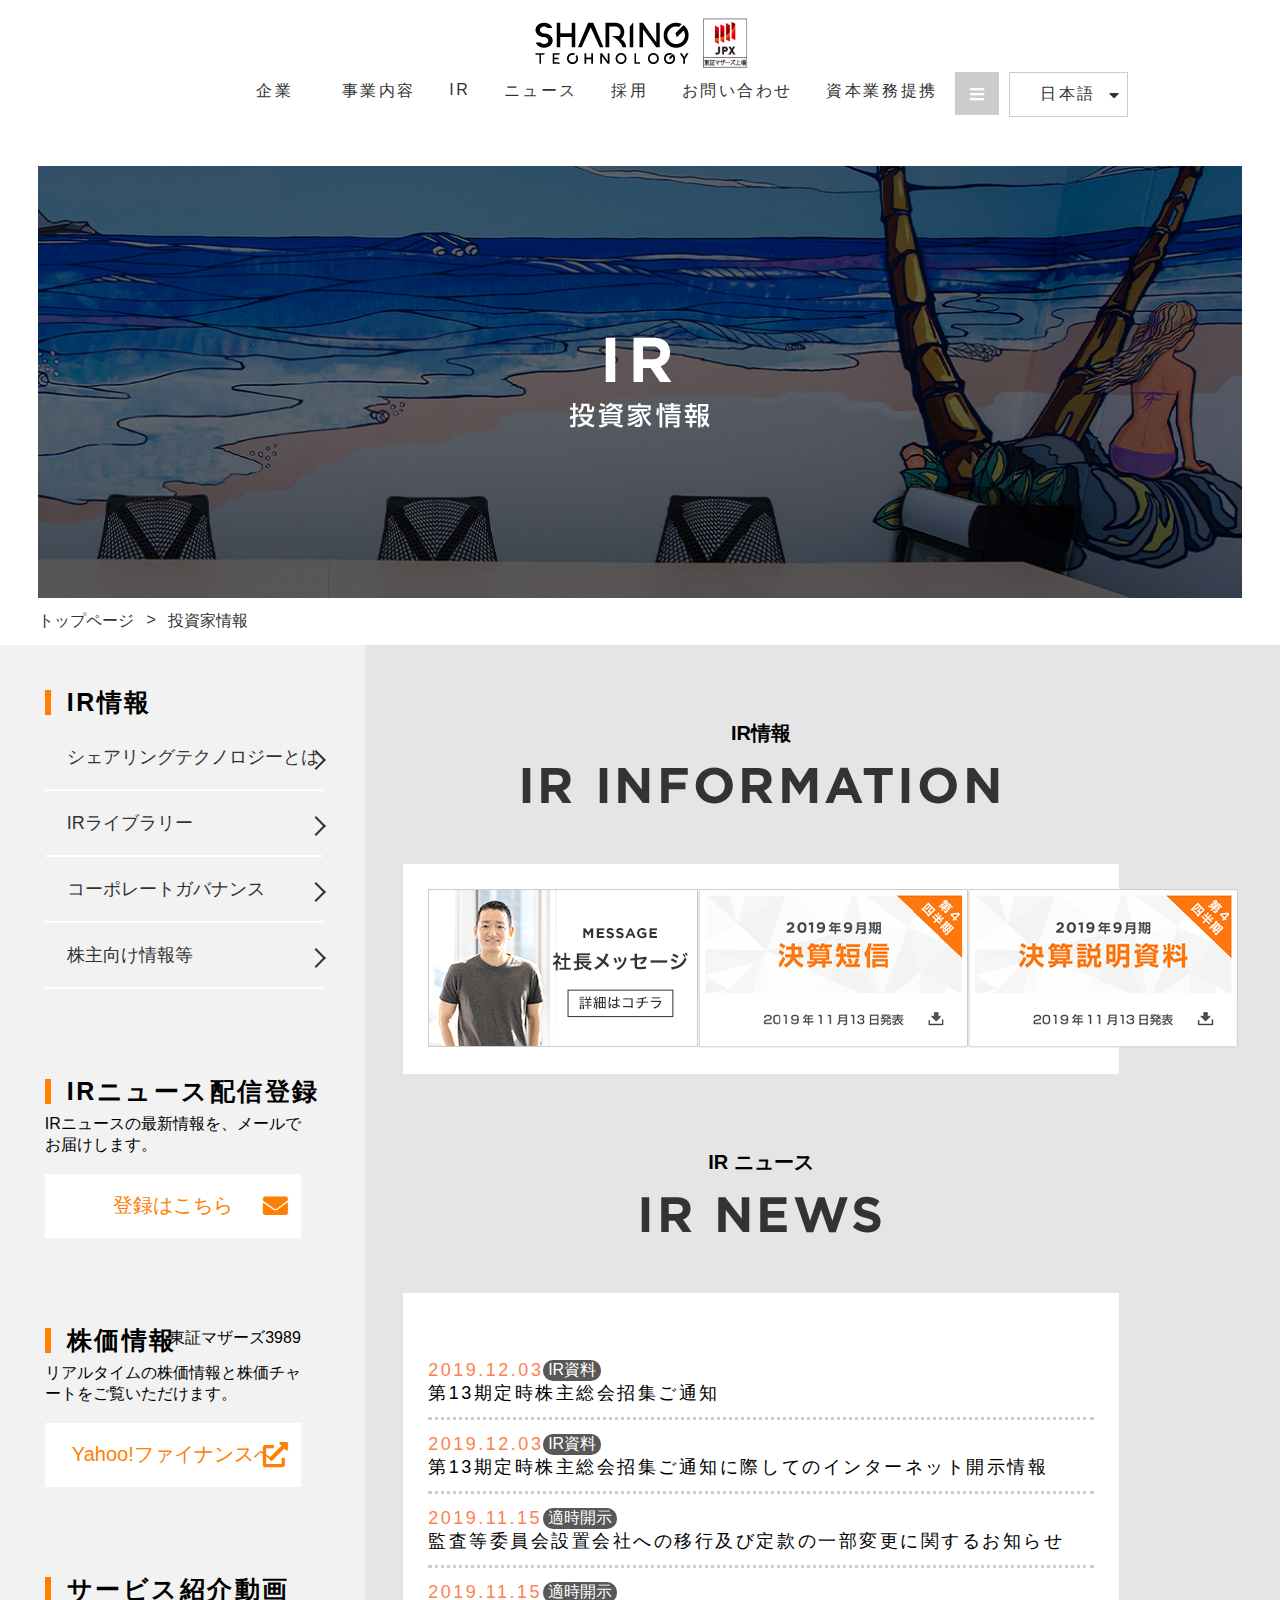
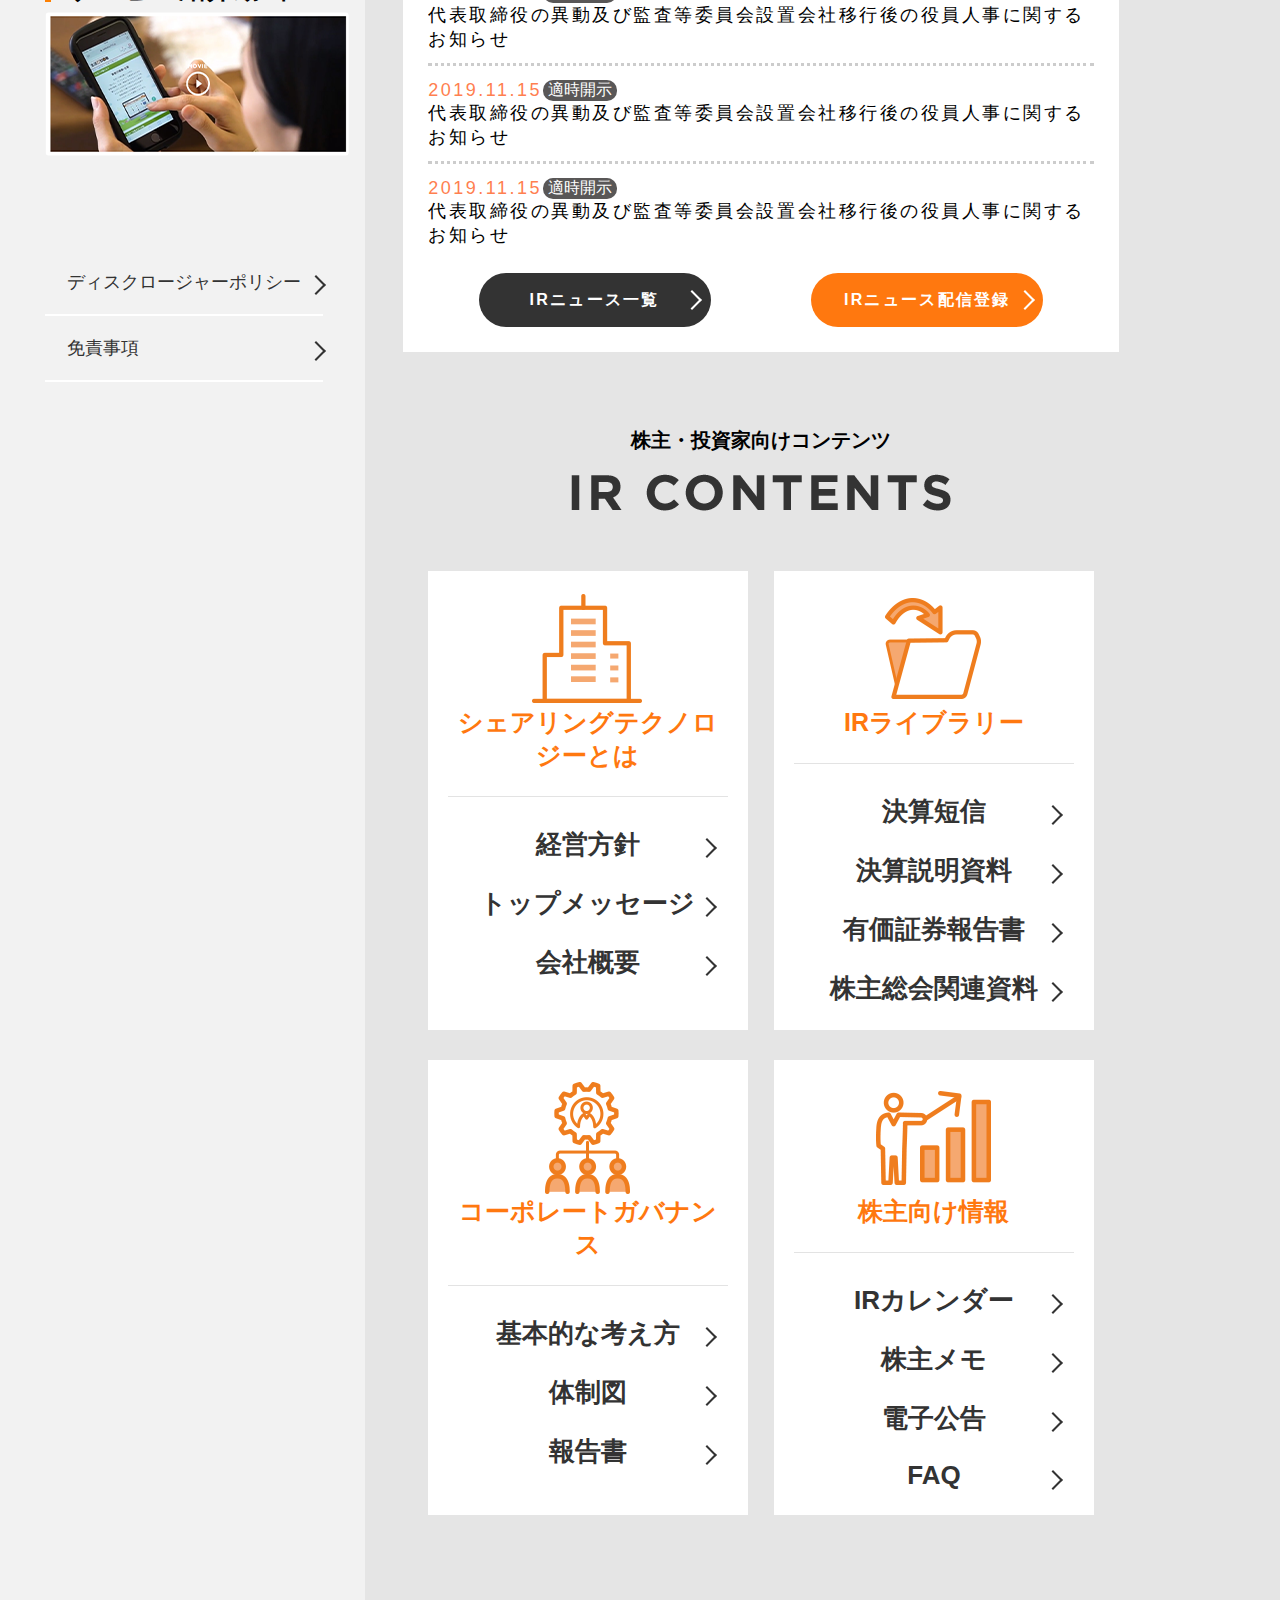
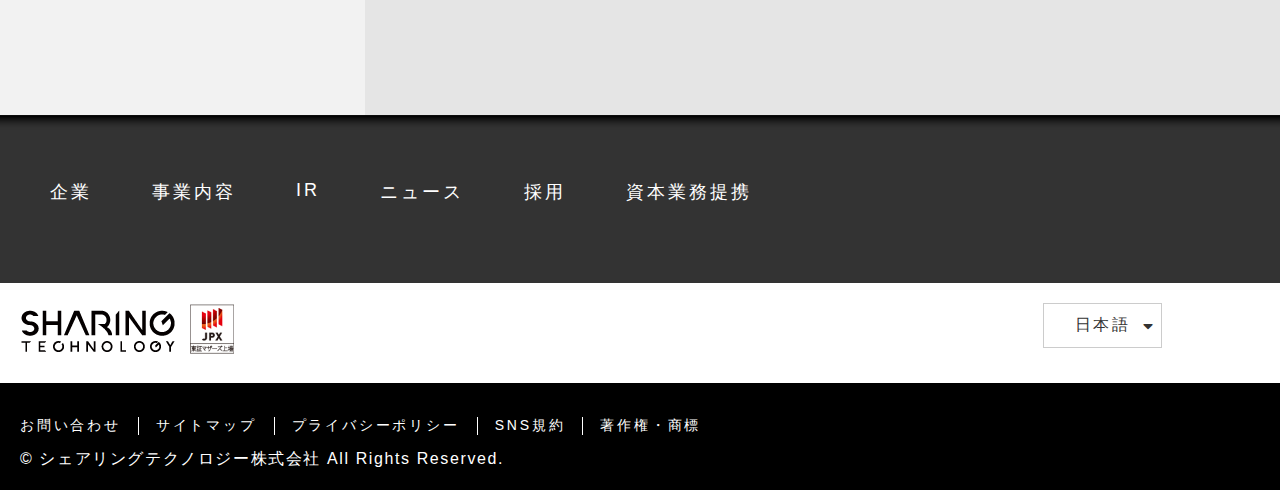
<file: ir-news.html>
<!DOCTYPE html>
<html>

<head>
    <meta charset="utf-8">
    <link rel="shortcut icon" href="./imgs/orange.png">
    <link rel="stylesheet" href="style.css">
    <link rel="stylesheet" href="https://use.fontawesome.com/releases/v5.6.3/css/all.css">
    <meta name="viewport" content="width=device-width, initial-scale=1.0">
    <title>IR情報/シェアリングテクノロジー株式会社</title>
</head>

<body id="ir-news">
    <div class="header">
        <div class="header-img">
            <a href="#"><img src="./imgs/header_logo.png" alt=""></a>
            <a href="#"><img src="./imgs/header_logo02.png" alt=""></a>
        </div>
        <div class="header-menu">
            <ul>
                <li><a href="#">企業</a></li>
                <li><a href="#">事業内容</a></li>
                <li><a href="#">IR</a></li>
                <li><a href="#">ニュース</a></li>
                <li><a href="#">採用</a></li>
                <li><a href="#">お問い合わせ</a></li>
                <li><a href="#">資本業務提携</a></li>
            </ul>
            <div class="header-button" id="header-button" onclick="menuToggle()">
                <i class="fas fa-bars"></i>
                <i class="fas fa-times"></i>
            </div>
            <div class="language">
                <div class="language-text">
                    <p>
                        日本語
                    </p>
                    <i class="fas fa-caret-down"></i>
                    <i class="fas fa-caret-up"></i>
                </div>
                <div class="language-text-eng">
                    <p>
                        English
                    </p>
                </div>
            </div>
        </div>
    </div>
    <div class="Company-hovertag">
        <div><a href="#">トップメッセージ</a></div>
        <div><a href="#">会社概要</a></div>
        <div><a href="#">取締役・監査役</a></div>
        <div><a href="#">ミッション・沿革</a></div>
        <div><a href="#">CSR</a></div>
    </div>
    <div class="guide-button">

    </div>

    <div class="news-top-img">
        <img class="news-top-sentence" src="./imgs/ttl_00.png" alt="">
    </div>

    <div class="guide-place">
        <a href="index.html">トップページ</a>
        <span>></span>
        <p>投資家情報</p>
    </div>

    <div class="ir-newsmain">
        <div class="ir-newsmain-leftsidebar">
            <div class="leftsidebar">
                <h2>IR情報</h2>
                <ul>
                    <li><a href="#">シェアリングテクノロジーとは</a></li>
                    <li><a href="#">IRライブラリー</a></li>
                    <li><a href="#">コーポレートガバナンス</a></li>
                    <li><a href="#">株主向け情報等</a></li>
                </ul>
            </div>
            <div class="leftsidebar">
                <h2>IRニュース配信登録</h2>
                <div class="list">
                    <p class="dec">IRニュースの最新情報を、メールでお届けします。</p>
                    <a href="#" class="button">
                        <p>登録はこちら</p>
                        <i class="fas fa-envelope"></i>
                    </a>
                </div>
            </div>
            <div class="leftsidebar">
                <h2>株価情報</h2>
                <p class="title-sub">東証マザーズ3989</p>
                <div class="list">
                    <p class="dec">リアルタイムの株価情報と株価チャートをご覧いただけます。</p>
                    <a href="#" class="button">
                        <p>Yahoo!ファイナンスへ</p>
                        <i class="fas fa-external-link-alt"></i>
                    </a>
                </div>
            </div>
            <div class="leftsidebar">
                <h2>サービス紹介動画</h2>
                <img src="./imgs/side_video.png" alt="">
            </div>
            <div class="leftsidebar">

                <ul>
                    <li><a href="#">ディスクロージャーポリシー</a></li>
                    <li><a href="#">免責事項</a></li>
                </ul>
            </div>
        </div>
        <div class="ir-newsmain-mainblock">
            <div class="ir-informaion-block">
                <h2>
                    <span>IR情報</span>
                    <img src="./imgs/ttl_01.png" alt="">
                </h2>
                <ul>
                    <li><a href="#"><img src="./imgs/bnr_01.png" alt=""></a></li>
                    <li><a href="#"><img src="./imgs/bnr_02.png" alt=""></a></li>
                    <li><a href="#"><img src="./imgs/bnr_03.png" alt=""></a></li>
                </ul>
            </div>
            <div class="ir-news-block">
                <h2>
                    <span>IR ニュース</span>
                    <img src="./imgs/ttl_02.png" alt="">
                </h2>
                <div class="scroll">
                    <ul>
                        <li>
                            <div class="date-onepoint">
                                <p class="date">2019.12.03</p>
                                <div class="onepoint">IR資料</div>
                            </div>
                            <p class="news-text">第13期定時株主総会招集ご通知</p>
                        </li>
                        <li>
                            <div class="date-onepoint">
                                <p class="date">2019.12.03</p>
                                <div class="onepoint">IR資料</div>
                            </div>
                            <p class="news-text">第13期定時株主総会招集ご通知に際してのインターネット開示情報</p>
                        </li>
                        <li>
                            <div class="date-onepoint">
                                <p class="date">2019.11.15</p>
                                <div class="onepoint">適時開示</div>
                            </div>
                            <p class="news-text">監査等委員会設置会社への移行及び定款の一部変更に関するお知らせ</p>
                        </li>
                        <li>
                            <div class="date-onepoint">
                                <p class="date">2019.11.15</p>
                                <div class="onepoint">適時開示</div>
                            </div>
                            <p class="news-text">代表取締役の異動及び監査等委員会設置会社移行後の役員人事に関するお知らせ</p>
                        </li>
                        <li>
                            <div class="date-onepoint">
                                <p class="date">2019.11.15</p>
                                <div class="onepoint">適時開示</div>
                            </div>
                            <p class="news-text">代表取締役の異動及び監査等委員会設置会社移行後の役員人事に関するお知らせ</p>
                        </li>
                        <li>
                            <div class="date-onepoint">
                                <p class="date">2019.11.15</p>
                                <div class="onepoint">適時開示</div>
                            </div>
                            <p class="news-text">代表取締役の異動及び監査等委員会設置会社移行後の役員人事に関するお知らせ</p>
                        </li>
                        <li>
                            <div class="date-onepoint">
                                <p class="date">2019.11.15</p>
                                <div class="onepoint">適時開示</div>
                            </div>
                            <p class="news-text">代表取締役の異動及び監査等委員会設置会社移行後の役員人事に関するお知らせ</p>
                        </li>
                        <li>
                            <div class="date-onepoint">
                                <p class="date">2019.11.15</p>
                                <div class="onepoint">適時開示</div>
                            </div>
                            <p class="news-text">代表取締役の異動及び監査等委員会設置会社移行後の役員人事に関するお知らせ</p>
                        </li>
                        <li>
                            <div class="date-onepoint">
                                <p class="date">2019.11.15</p>
                                <div class="onepoint">適時開示</div>
                            </div>
                            <p class="news-text">代表取締役の異動及び監査等委員会設置会社移行後の役員人事に関するお知らせ</p>
                        </li>
                        <li>
                            <div class="date-onepoint">
                                <p class="date">2019.11.15</p>
                                <div class="onepoint">適時開示</div>
                            </div>
                            <p class="news-text">代表取締役の異動及び監査等委員会設置会社移行後の役員人事に関するお知らせ</p>
                        </li>
                        <li>
                            <div class="date-onepoint">
                                <p class="date">2019.11.15</p>
                                <div class="onepoint">適時開示</div>
                            </div>
                            <p class="news-text">代表取締役の異動及び監査等委員会設置会社移行後の役員人事に関するお知らせ</p>
                        </li>
                    </ul>
                </div>
                <div class="bottom-button-block">
                    <div class="bottom-button left-black">
                        <p>IRニュース一覧</p>
                    </div>
                    <div class="bottom-button right-orange">
                        <p>IRニュース配信登録</p>
                    </div>
                </div>
            </div>
            <div class="ir-contents">
                <h2>
                    <span>株主・投資家向けコンテンツ</span>
                    <img src="./imgs/ttl_03.png" alt="">
                </h2>
                <div class="contents-section">
                    <div class="one-content">
                        <a href="#">
                            <img src="./imgs/ir_contents_01.png" alt="">
                            <p>シェアリングテクノロジーとは</p>
                        </a>
                        <ul>
                            <li><a href="#">経営方針</a></li>
                            <li><a href="#">トップメッセージ</a></li>
                            <li><a href="#">会社概要</a></li>
                        </ul>
                    </div>
                    <div class="one-content">
                        <a href="#">
                            <img src="./imgs/ir_contents_02.png" alt="">
                            <p>IRライブラリー</p>
                        </a>
                        <ul>
                            <li><a href="#">決算短信</a></li>
                            <li><a href="#">決算説明資料</a></li>
                            <li><a href="#">有価証券報告書</a></li>
                            <li><a href="#">株主総会関連資料</a></li>
                        </ul>
                    </div>
                    <div class="one-content">
                        <a href="#">
                            <img src="./imgs/ir_contents_03.png" alt="">
                            <p>コーポレートガバナンス</p>
                        </a>
                        <ul>
                            <li><a href="#">基本的な考え方</a></li>
                            <li><a href="#">体制図</a></li>
                            <li><a href="#">報告書</a></li>
                        </ul>
                    </div>
                    <div class="one-content">
                        <a href="#">
                            <img src="./imgs/ir_contents_04.png" alt="">
                            <p>株主向け情報</p>
                        </a>
                        <ul>
                            <li><a href="#">IRカレンダー</a></li>
                            <li><a href="#">株主メモ</a></li>
                            <li><a href="#">電子公告</a></li>
                            <li><a href="#">FAQ</a></li>
                        </ul>
                    </div>
                </div>
            </div>
        </div>
    </div>

    <div class="footer-top">
        <ul>
            <li onclick=" CompanytabToggle()" id="Companycolor">企業</li>
            <li>事業内容</li>
            <li>IR</li>
            <li>ニュース</li>
            <li>採用</li>
            <li>資本業務提携</li>
        </ul>
    </div>

    <div class="footer-top-Company" id="Companytab">
        <ul>
            <li>
                <p>企業トップ</p>
            </li>
            <li>
                <p>トップメッセージ</p>
            </li>
            <li>
                <p>会社概要</p>
            </li>
            <li>
                <p>取締役・会社</p>
            </li>
            <li>
                <p>ミッション・沿革</p>
            </li>
            <li>
                <p>CSR</p>
            </li>
        </ul>
    </div>

    <div class="footer-middle">
        <img src="./imgs/header_logo.png" alt="">
        <img src="./imgs/header_logo02.png" alt="">
        <div class="language">
            <div class="language-text">
                <p>
                    日本語
                </p>
                <i class="fas fa-caret-down"></i>
                <i class="fas fa-caret-up"></i>
            </div>
            <div class="language-text-eng">
                <p>
                    English
                </p>
            </div>
        </div>
    </div>

    <div class="footer-bottom">
        <div class="wrapper">
            <ul>
                <li>
                    <p>お問い合わせ</p>
                </li>
                <li>
                    <p>サイトマップ</p>
                </li>
                <li>
                    <p>プライバシーポリシー</p>
                </li>
                <li>
                    <p>SNS規約</p>
                </li>
                <li>
                    <p>著作権・商標</p>
                </li>
            </ul>
            <p class="copyright">© シェアリングテクノロジー株式会社 All Rights Reserved.</p>
        </div>
    </div>
    <div class="scroll-top" id="top">
    </div>

    <script src="https://code.jquery.com/jquery-3.4.1.min.js">
    </script>
    <script type="text/javascript">
        $(function () {
            $(".header .header-menu ul li:nth-child(1)").hover(function () {
                $(".Company-hovertag").css("visibility", "visible");
            }, function () {
                $(".Company-hovertag").css("visibility", "hidden");
            });
        });
    </script>
    <script type="text/javascript">
        $(function () {
            $(".Company-hovertag").hover(function () {
                $(".Company-hovertag").css("visibility", "visible");
            }, function () {
                $(".Company-hovertag").css("visibility", "hidden");
            });
        });
    </script>
    <script type="text/javascript">
        $(".header .header-menu .language .language-text .fas").on("click", function () {
            $(".header .header-menu .language .language-text-eng").slideToggle();
        });
    </script>
    <script type="text/javascript">
        $(".header .header-menu .language .language-text .fa-caret-down").on("click", function () {
            $(".header .header-menu .language .language-text .fa-caret-up").css("z-index", "1");
        });
    </script>
    <script type="text/javascript">
        $(".header .header-menu .language .language-text .fa-caret-up").on("click", function () {
            $(".header .header-menu .language .language-text .fa-caret-up").css("z-index", "-1");
        });
    </script>
    <script type="text/javascript">
        document.getElementById("Companytab").style.display = "none";
        function CompanytabToggle() {
            var nav = document.getElementById('Companytab');
            var element = document.getElementById("Companycolor");

            if (nav.style.display == "inline") {
                nav.style.display = "none";
                element.style.color = 'white';
            } else {
                nav.style.display = "inline";
                element.style.color = '#ff780f';
            }

        }
    </script>
    <script type="text/javascript">
        $(document).ready(function () {

            $(window).scroll(function () {
                if ($(this).scrollTop() < 160) {
                    $('#top').fadeOut();
                } else {
                    $('#top').fadeIn();
                    $('#top').css('display', 'flex');
                }
            });

            $("#top").click(function () {
                $('html,body').animate({ scrollTop: 0 }, 800);
            })
        })
    </script>
</body>

</html>
</file>
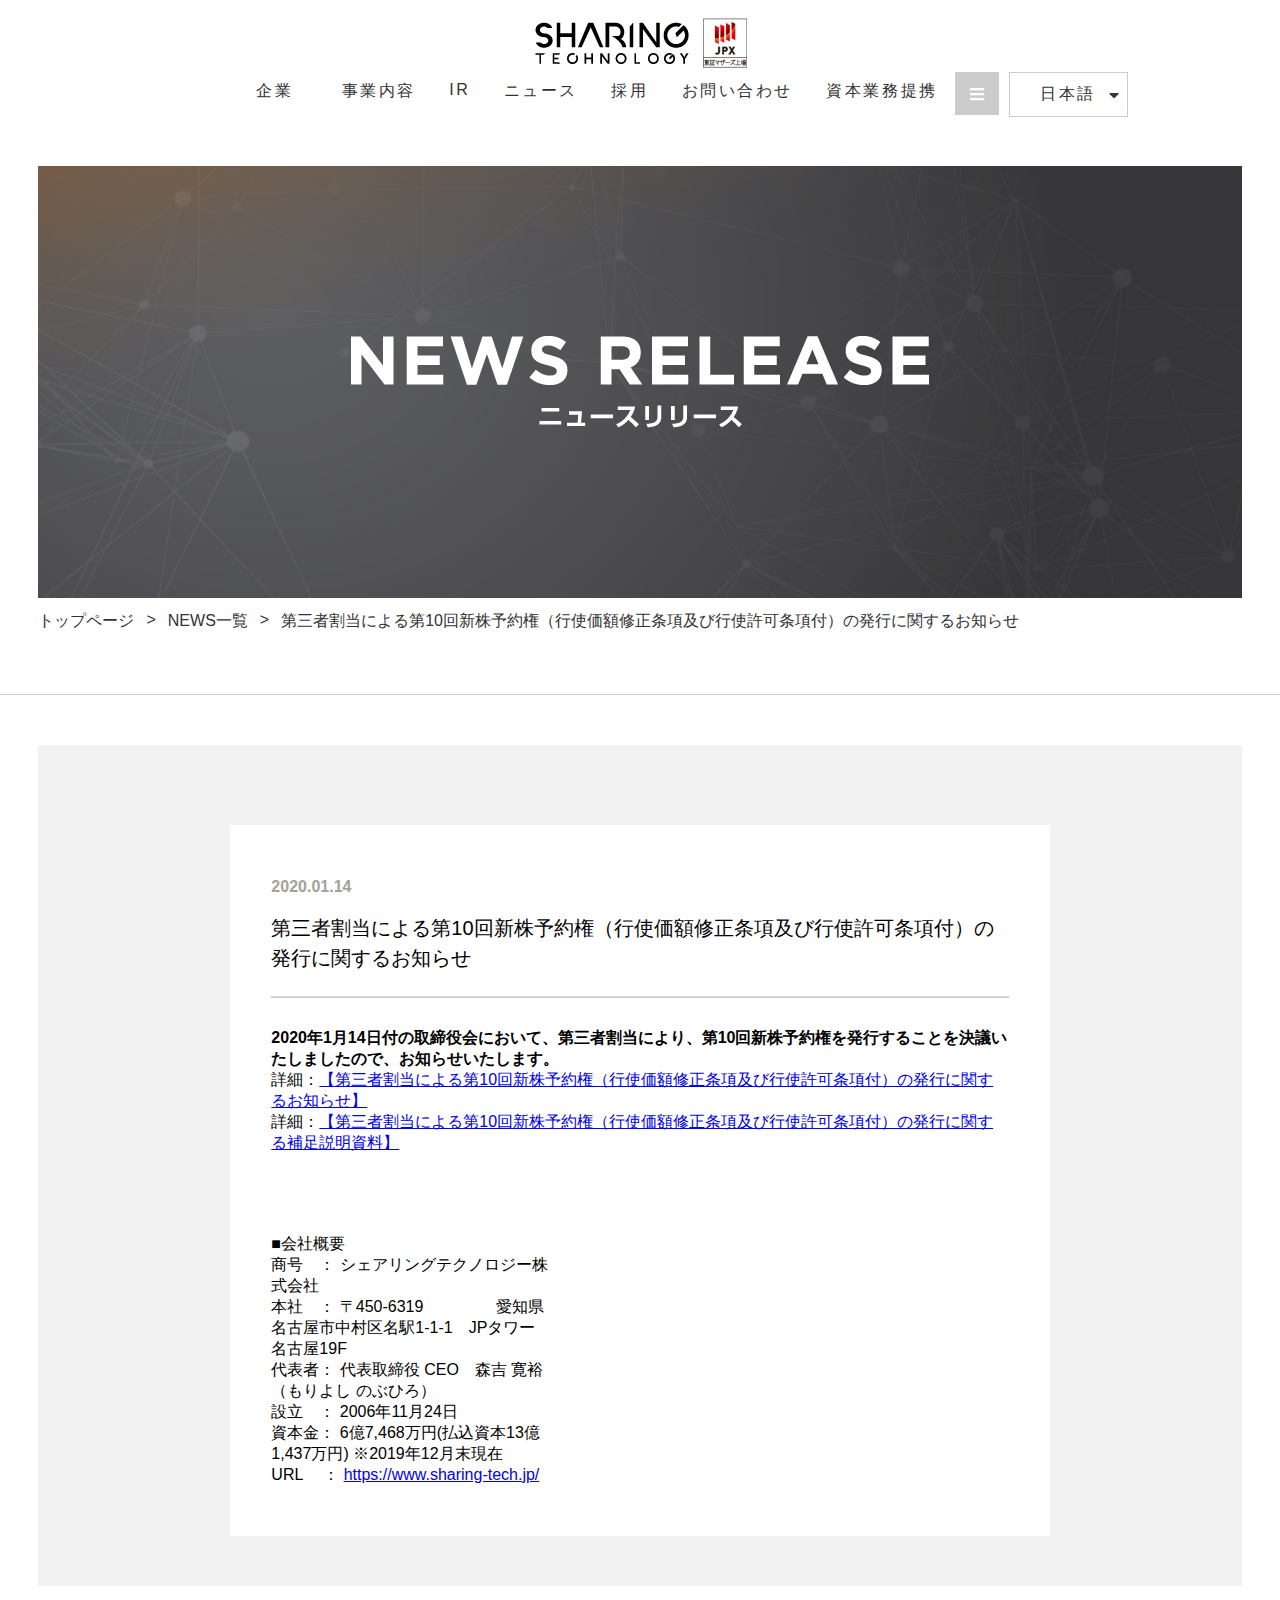
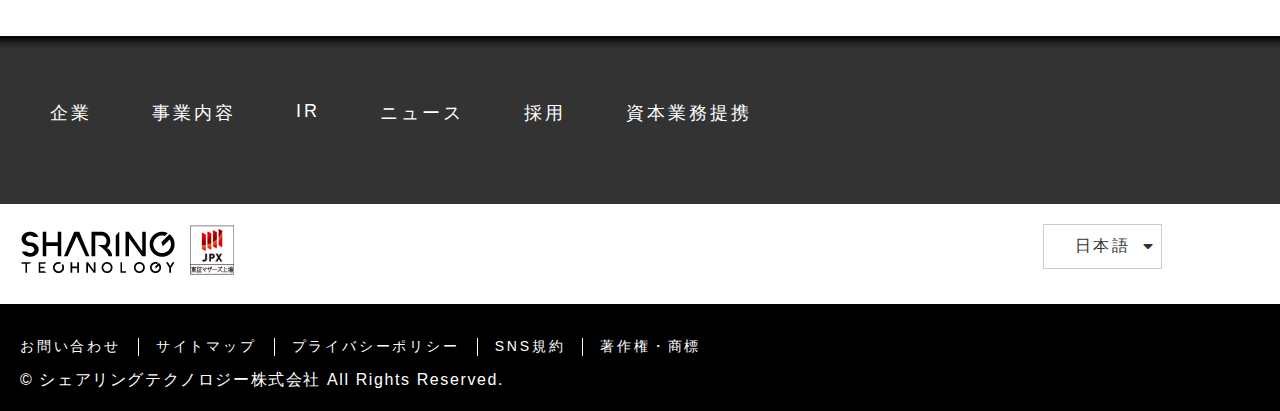
<file: news-post01.html>
<!DOCTYPE html>
<html>

<head>
    <meta charset="utf-8">
    <link rel="shortcut icon" href="./imgs/orange.png">
    <link rel="stylesheet" href="style.css">
    <link rel="stylesheet" href="https://use.fontawesome.com/releases/v5.6.3/css/all.css">
    <title>ニュース/シェアリングテクノロジー株式会社</title>
    <meta name="viewport" content="width=device-width, initial-scale=1.0">
</head>

<body id="news" class="post">
    <div class="header">
        <div class="header-img">
            <a href="#"><img src="./imgs/header_logo.png" alt=""></a>
            <a href="#"><img src="./imgs/header_logo02.png" alt=""></a>
        </div>
        <div class="header-menu">
            <ul>
                <li><a href="#">企業</a></li>
                <li><a href="#">事業内容</a></li>
                <li><a href="#">IR</a></li>
                <li><a href="#">ニュース</a></li>
                <li><a href="#">採用</a></li>
                <li><a href="#">お問い合わせ</a></li>
                <li><a href="#">資本業務提携</a></li>
            </ul>
            <div class="header-button" id="header-button" onclick="menuToggle()">
                <i class="fas fa-bars"></i>
                <i class="fas fa-times"></i>
            </div>
            <div class="language">
                <div class="language-text">
                    <p>
                        日本語
                    </p>
                    <i class="fas fa-caret-down"></i>
                    <i class="fas fa-caret-up"></i>
                </div>
                <div class="language-text-eng">
                    <p>
                        English
                    </p>
                </div>
            </div>
        </div>
    </div>
    <div class="Company-hovertag">
        <div><a href="#">トップメッセージ</a></div>
        <div><a href="#">会社概要</a></div>
        <div><a href="#">取締役・監査役</a></div>
        <div><a href="#">ミッション・沿革</a></div>
        <div><a href="#">CSR</a></div>
    </div>
    <div class="guide-button">

    </div>

    <div class="news-top-img post-top">
        <img class="news-top-sentence" src="./imgs/ttl01-1.png" alt="">
    </div>

    <div class="guide-place">
        <a href="index.html">トップページ</a>
        <span>></span>
        <a href="news-release.html">NEWS一覧</a>
        <span>></span>
        <p>第三者割当による第10回新株予約権（行使価額修正条項及び行使許可条項付）の発行に関するお知らせ</p>
    </div>

    <div class="border"></div>

    <div class="newsmain">
        <div class="post-main">
            <h2>
                <p class="time">2020.01.14</p>
                <p class="h1">第三者割当による第10回新株予約権（行使価額修正条項及び行使許可条項付）の発行に関するお知らせ</p>
            </h2>
            <div class="middle">
                <h3>2020年1月14日付の取締役会において、第三者割当により、第10回新株予約権を発行することを決議いたしましたので、お知らせいたします。</h3>
                <p>詳細：<a href="#">【第三者割当による第10回新株予約権（行使価額修正条項及び行使許可条項付）の発行に関するお知らせ】</a></p>
                <p>詳細：<a href="#">【第三者割当による第10回新株予約権（行使価額修正条項及び行使許可条項付）の発行に関する補足説明資料】</a></p>
            </div>
            <div class="last">
                <div class="overview">
                    <p>■会社概要</p>
                    <p>商号　： シェアリングテクノロジー株式会社</p>
                    <p>本社　： 〒450-6319
                        　　　　 愛知県名古屋市中村区名駅1-1-1　JPタワー名古屋19F</p>
                    <p>代表者： 代表取締役 CEO　森吉 寛裕（もりよし のぶひろ）</p>
                    <p>設立　： 2006年11月24日</p>
                    <p>資本金： 6億7,468万円(払込資本13億1,437万円) ※2019年12月末現在</p>
                    <p>URL　 ： <a href="#">https://www.sharing-tech.jp/</a></p>
                </div>
                <div class="video">
                    <iframe width="360" height="240" src="https://www.youtube.com/embed/ozbvcJ-6djQ" frameborder="0" allow="accelerometer; autoplay; encrypted-media; gyroscope; picture-in-picture" allowfullscreen></iframe>
                </div>
            </div>
        </div>
    </div>


    <div class="footer-top">
        <ul>
            <li onclick=" CompanytabToggle()" id="Companycolor">企業</li>
            <li>事業内容</li>
            <li>IR</li>
            <li>ニュース</li>
            <li>採用</li>
            <li>資本業務提携</li>
        </ul>
    </div>

    <div class="footer-top-Company" id="Companytab">
        <ul>
            <li>
                <p>企業トップ</p>
            </li>
            <li>
                <p>トップメッセージ</p>
            </li>
            <li>
                <p>会社概要</p>
            </li>
            <li>
                <p>取締役・会社</p>
            </li>
            <li>
                <p>ミッション・沿革</p>
            </li>
            <li>
                <p>CSR</p>
            </li>
        </ul>
    </div>

    <div class="footer-middle">
        <img src="./imgs/header_logo.png" alt="">
        <img src="./imgs/header_logo02.png" alt="">
        <div class="language">
            <div class="language-text">
                <p>
                    日本語
                </p>
                <i class="fas fa-caret-down"></i>
                <i class="fas fa-caret-up"></i>
            </div>
            <div class="language-text-eng">
                <p>
                    English
                </p>
            </div>
        </div>
    </div>

    <div class="footer-bottom">
        <div class="wrapper">
            <ul>
                <li><p>お問い合わせ</p></li>
                <li><p>サイトマップ</p></li>
                <li><p>プライバシーポリシー</p></li>
                <li><p>SNS規約</p></li>
                <li><p>著作権・商標</p></li>
            </ul>
            <p class="copyright">© シェアリングテクノロジー株式会社 All Rights Reserved.</p>
        </div>
    </div>

    <!-- script -->
    <script src="https://code.jquery.com/jquery-3.4.1.min.js">
    </script>
    <script type="text/javascript">
        $(function () {
            $(".header .header-menu ul li:nth-child(1)").hover(function () {
                $(".Company-hovertag").css("visibility", "visible");
            }, function () {
                $(".Company-hovertag").css("visibility", "hidden");
            });
        });
    </script>
    <script type="text/javascript">
        $(function () {
            $(".Company-hovertag").hover(function () {
                $(".Company-hovertag").css("visibility", "visible");
            }, function () {
                $(".Company-hovertag").css("visibility", "hidden");
            });
        });
    </script>
    <script type="text/javascript">
        $(".header .header-menu .language .language-text .fas").on("click", function () {
            $(".header .header-menu .language .language-text-eng").slideToggle();
        });
    </script>
    <script type="text/javascript">
        $(".header .header-menu .language .language-text .fa-caret-down").on("click", function () {
            $(".header .header-menu .language .language-text .fa-caret-up").css("z-index", "1");
        });
    </script>
    <script type="text/javascript">
        $(".header .header-menu .language .language-text .fa-caret-up").on("click", function () {
            $(".header .header-menu .language .language-text .fa-caret-up").css("z-index", "-1");
        });
    </script>
    <script type="text/javascript">
        document.getElementById("Companytab").style.display = "none";
        function CompanytabToggle() {
            var nav = document.getElementById('Companytab');
            var element = document.getElementById("Companycolor");

            if (nav.style.display == "inline") {
                nav.style.display = "none";
                element.style.color = 'white';
            } else {
                nav.style.display = "inline";
                element.style.color = '#ff780f';
            }

        }
    </script>
</body>

</html>
</file>
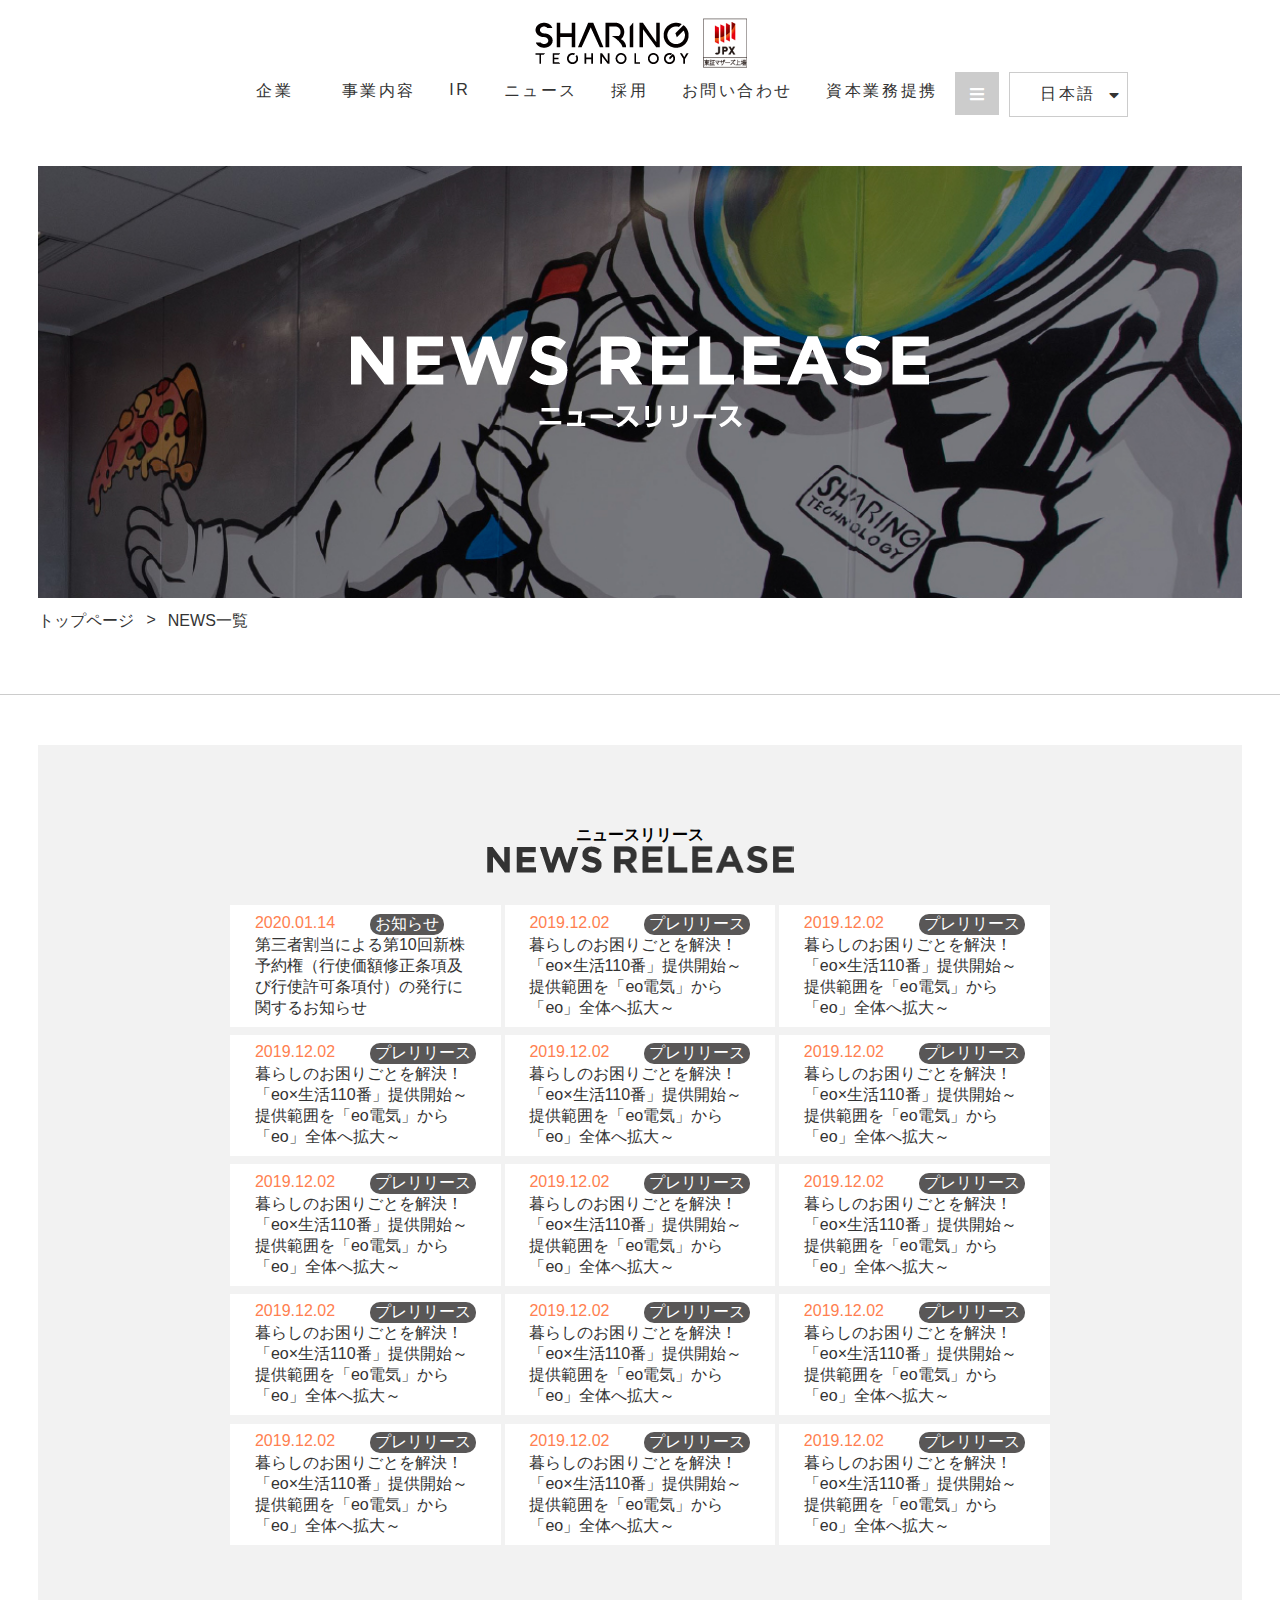
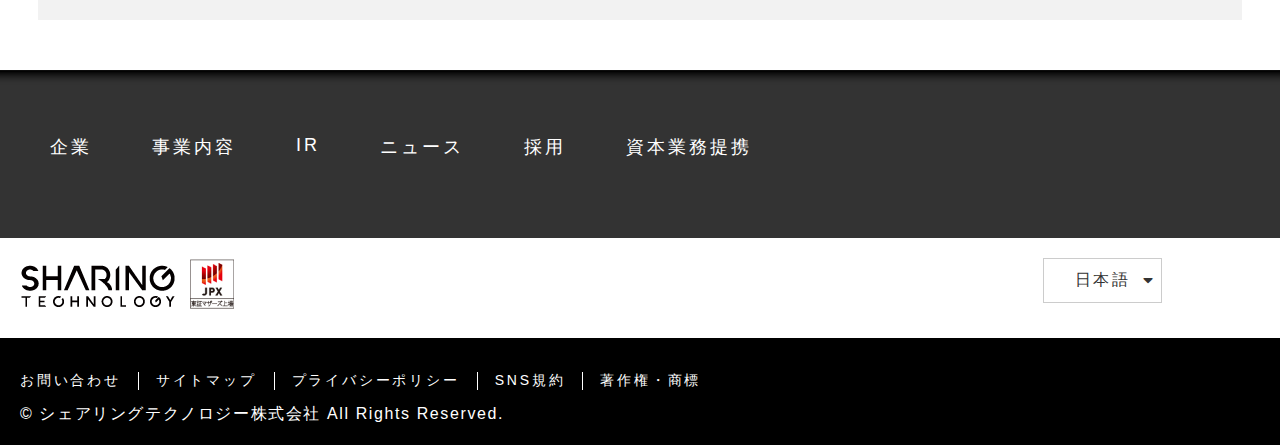
<file: news-release.html>
<!DOCTYPE html>
<html>

<head>
    <meta charset="utf-8">
    <link rel="shortcut icon" href="./imgs/orange.png">
    <link rel="stylesheet" href="style.css">
    <link rel="stylesheet" href="https://use.fontawesome.com/releases/v5.6.3/css/all.css">
    <title>ニュース/シェアリングテクノロジー株式会社</title>
    <meta name="viewport" content="width=device-width, initial-scale=1.0">
</head>

<body id="news">
    <div class="header">
        <div class="header-img">
            <a href="#"><img src="./imgs/header_logo.png" alt=""></a>
            <a href="#"><img src="./imgs/header_logo02.png" alt=""></a>
        </div>
        <div class="header-menu">
            <ul>
                <li><a href="#">企業</a></li>
                <li><a href="#">事業内容</a></li>
                <li><a href="#">IR</a></li>
                <li><a href="#">ニュース</a></li>
                <li><a href="#">採用</a></li>
                <li><a href="#">お問い合わせ</a></li>
                <li><a href="#">資本業務提携</a></li>
            </ul>
            <div class="header-button" id="header-button" onclick="menuToggle()">
                <i class="fas fa-bars"></i>
                <i class="fas fa-times"></i>
            </div>
            <div class="language">
                <div class="language-text">
                    <p>
                        日本語
                    </p>
                    <i class="fas fa-caret-down"></i>
                    <i class="fas fa-caret-up"></i>
                </div>
                <div class="language-text-eng">
                    <p>
                        English
                    </p>
                </div>
            </div>
        </div>
    </div>
    <div class="Company-hovertag">
        <div><a href="#">トップメッセージ</a></div>
        <div><a href="#">会社概要</a></div>
        <div><a href="#">取締役・監査役</a></div>
        <div><a href="#">ミッション・沿革</a></div>
        <div><a href="#">CSR</a></div>
    </div>
    <div class="guide-button">

    </div>

    <div class="news-top-img">
        <img class="news-top-sentence" src="./imgs/ttl01-1.png" alt="">
    </div>

    <div class="guide-place">
        <a href="index.html">トップページ</a>
        <span>></span>
        <p>NEWS一覧</p>
    </div>

    <div class="border"></div>

    <div class="newsmain">
        <h2>
            <span>ニュースリリース</span>
            <img src="./imgs/ttl01.png" alt="">
        </h2>
        <ul>
            <li>
                <a href="news-post01.html">
                    <div class="date-onepoint">
                        <p class="date">2020.01.14</p>
                        <div class="onepoint">お知らせ</div>
                    </div>
                    <p class="news-text">第三者割当による第10回新株予約権（行使価額修正条項及び行使許可条項付）の発行に関するお知らせ</p>
                </a>
            </li>
            <li>
                <a href="">
                    <div class="date-onepoint">
                        <p class="date">2019.12.02</p>
                        <div class="onepoint">プレリリース</div>
                    </div>
                    <p class="news-text">暮らしのお困りごとを解決！「eo×生活110番」提供開始～提供範囲を「eo電気」から「eo」全体へ拡大～</p>
                </a>
            </li>
            <li>
                <a href="">
                    <div class="date-onepoint">
                        <p class="date">2019.12.02</p>
                        <div class="onepoint">プレリリース</div>
                    </div>
                    <p class="news-text">暮らしのお困りごとを解決！「eo×生活110番」提供開始～提供範囲を「eo電気」から「eo」全体へ拡大～</p>
                </a>
            </li>
            <li>
                <a href="">
                    <div class="date-onepoint">
                        <p class="date">2019.12.02</p>
                        <div class="onepoint">プレリリース</div>
                    </div>
                    <p class="news-text">暮らしのお困りごとを解決！「eo×生活110番」提供開始～提供範囲を「eo電気」から「eo」全体へ拡大～</p>
                </a>
            </li>
            <li>
                <a href="">
                    <div class="date-onepoint">
                        <p class="date">2019.12.02</p>
                        <div class="onepoint">プレリリース</div>
                    </div>
                    <p class="news-text">暮らしのお困りごとを解決！「eo×生活110番」提供開始～提供範囲を「eo電気」から「eo」全体へ拡大～</p>
                </a>
            </li>
            <li>
                <a href="">
                    <div class="date-onepoint">
                        <p class="date">2019.12.02</p>
                        <div class="onepoint">プレリリース</div>
                    </div>
                    <p class="news-text">暮らしのお困りごとを解決！「eo×生活110番」提供開始～提供範囲を「eo電気」から「eo」全体へ拡大～</p>
                </a>
            </li>
            <li>
                <a href="">
                    <div class="date-onepoint">
                        <p class="date">2019.12.02</p>
                        <div class="onepoint">プレリリース</div>
                    </div>
                    <p class="news-text">暮らしのお困りごとを解決！「eo×生活110番」提供開始～提供範囲を「eo電気」から「eo」全体へ拡大～</p>
                </a>
            </li>
            <li><a href="">
                    <div class="date-onepoint">
                        <p class="date">2019.12.02</p>
                        <div class="onepoint">プレリリース</div>
                    </div>
                    <p class="news-text">暮らしのお困りごとを解決！「eo×生活110番」提供開始～提供範囲を「eo電気」から「eo」全体へ拡大～</p>
                </a>
            </li>
            <li><a href="">
                    <div class="date-onepoint">
                        <p class="date">2019.12.02</p>
                        <div class="onepoint">プレリリース</div>
                    </div>
                    <p class="news-text">暮らしのお困りごとを解決！「eo×生活110番」提供開始～提供範囲を「eo電気」から「eo」全体へ拡大～</p>
                </a>
            </li>
            <li>
                <a href="">
                    <div class="date-onepoint">
                        <p class="date">2019.12.02</p>
                        <div class="onepoint">プレリリース</div>
                    </div>
                    <p class="news-text">暮らしのお困りごとを解決！「eo×生活110番」提供開始～提供範囲を「eo電気」から「eo」全体へ拡大～</p>
                </a>
            </li>
            <li>
                <a href="">
                    <div class="date-onepoint">
                        <p class="date">2019.12.02</p>
                        <div class="onepoint">プレリリース</div>
                    </div>
                    <p class="news-text">暮らしのお困りごとを解決！「eo×生活110番」提供開始～提供範囲を「eo電気」から「eo」全体へ拡大～</p>
                </a>
            </li>
            <li>
                <a href="">
                    <div class="date-onepoint">
                        <p class="date">2019.12.02</p>
                        <div class="onepoint">プレリリース</div>
                    </div>
                    <p class="news-text">暮らしのお困りごとを解決！「eo×生活110番」提供開始～提供範囲を「eo電気」から「eo」全体へ拡大～</p>
                </a>
            </li>
            <li>
                <a href="">
                    <div class="date-onepoint">
                        <p class="date">2019.12.02</p>
                        <div class="onepoint">プレリリース</div>
                    </div>
                    <p class="news-text">暮らしのお困りごとを解決！「eo×生活110番」提供開始～提供範囲を「eo電気」から「eo」全体へ拡大～</p>
                </a>
            </li>
            <li>
                <a href="">
                    <div class="date-onepoint">
                        <p class="date">2019.12.02</p>
                        <div class="onepoint">プレリリース</div>
                    </div>
                    <p class="news-text">暮らしのお困りごとを解決！「eo×生活110番」提供開始～提供範囲を「eo電気」から「eo」全体へ拡大～</p>
                </a>
            </li>
            <li>
                <a href="">
                    <div class="date-onepoint">
                        <p class="date">2019.12.02</p>
                        <div class="onepoint">プレリリース</div>
                    </div>
                    <p class="news-text">暮らしのお困りごとを解決！「eo×生活110番」提供開始～提供範囲を「eo電気」から「eo」全体へ拡大～</p>
                </a>
            </li>
        </ul>
    </div>

    <div class="footer-top">
        <ul>
            <li onclick=" CompanytabToggle()" id="Companycolor">企業</li>
            <li>事業内容</li>
            <li>IR</li>
            <li>ニュース</li>
            <li>採用</li>
            <li>資本業務提携</li>
        </ul>
    </div>

    <div class="footer-top-Company" id="Companytab">
        <ul>
            <li>
                <p>企業トップ</p>
            </li>
            <li>
                <p>トップメッセージ</p>
            </li>
            <li>
                <p>会社概要</p>
            </li>
            <li>
                <p>取締役・会社</p>
            </li>
            <li>
                <p>ミッション・沿革</p>
            </li>
            <li>
                <p>CSR</p>
            </li>
        </ul>
    </div>

    <div class="footer-middle">
        <img src="./imgs/header_logo.png" alt="">
        <img src="./imgs/header_logo02.png" alt="">
        <div class="language">
            <div class="language-text">
                <p>
                    日本語
                </p>
                <i class="fas fa-caret-down"></i>
                <i class="fas fa-caret-up"></i>
            </div>
            <div class="language-text-eng">
                <p>
                    English
                </p>
            </div>
        </div>
    </div>

    <div class="footer-bottom">
        <div class="wrapper">
            <ul>
                <li>
                    <p>お問い合わせ</p>
                </li>
                <li>
                    <p>サイトマップ</p>
                </li>
                <li>
                    <p>プライバシーポリシー</p>
                </li>
                <li>
                    <p>SNS規約</p>
                </li>
                <li>
                    <p>著作権・商標</p>
                </li>
            </ul>
            <p class="copyright">© シェアリングテクノロジー株式会社 All Rights Reserved.</p>
        </div>
    </div>

    <!-- script -->
    <script src="https://code.jquery.com/jquery-3.4.1.min.js">
    </script>
    <script type="text/javascript">
        $(function () {
            $(".header .header-menu ul li:nth-child(1)").hover(function () {
                $(".Company-hovertag").css("visibility", "visible");
            }, function () {
                $(".Company-hovertag").css("visibility", "hidden");
            });
        });
    </script>
    <script type="text/javascript">
        $(function () {
            $(".Company-hovertag").hover(function () {
                $(".Company-hovertag").css("visibility", "visible");
            }, function () {
                $(".Company-hovertag").css("visibility", "hidden");
            });
        });
    </script>
    <script type="text/javascript">
        $(".header .header-menu .language .language-text .fas").on("click", function () {
            $(".header .header-menu .language .language-text-eng").slideToggle();
        });
    </script>
    <script type="text/javascript">
        $(".header .header-menu .language .language-text .fa-caret-down").on("click", function () {
            $(".header .header-menu .language .language-text .fa-caret-up").css("z-index", "1");
        });
    </script>
    <script type="text/javascript">
        $(".header .header-menu .language .language-text .fa-caret-up").on("click", function () {
            $(".header .header-menu .language .language-text .fa-caret-up").css("z-index", "-1");
        });
    </script>
    <script type="text/javascript">
        document.getElementById("Companytab").style.display = "none";
        function CompanytabToggle() {
            var nav = document.getElementById('Companytab');
            var element = document.getElementById("Companycolor");

            if (nav.style.display == "inline") {
                nav.style.display = "none";
                element.style.color = 'white';
            } else {
                nav.style.display = "inline";
                element.style.color = '#ff780f';
            }

        }
    </script>
</body>

</html>
</file>
<file: style.css>
* {
  font-family: "ヒラギノ角ゴ ProN W3", "Hiragino Kaku Gothic ProN", "游ゴシック",
    YuGothic, "Yu Gothic", "メイリオ", Meiryo, Verdana, sans-serif;
  font-size: 16px;
  margin: 0;
  padding: 0;
}
body {
  display: flex;
  flex-direction: column;
}
.header {
  width: auto;
  height: 48px;
  display: flex;
  flex-wrap: wrap;
  justify-content: space-around;
  padding: 18px 50px 12px;
  font-family: "Noto Sans JP", sans-serif;
}
.header .header-img {
  display: flex;
  justify-content: space-between;
  position: left;
  width: 213px;
}
.header .header-menu {
  display: flex;
  justify-content: flex-end;
}
.header .header-menu ul {
  display: flex;
  justify-content: space-around;
  list-style: none;
  text-align: center;
  width: 800px;
  padding-top: 9px;
}
.header .header-menu ul li {
  padding: 0 15px;
  text-align: center;
  height: 25px;
  font-size: 16px;
  letter-spacing: 0.16em;
}
.header .header-menu ul li a {
  color: #333333;
  text-decoration: none;
}
.header .header-menu ul li:hover a {
  color: coral;
  transition: all 0.2s ease-in;
  transition-property: all;
  transition-duration: 0.2s;
  transition-timing-function: ease-in;
  transition-delay: 0s;
}
.header .header-menu ul li:nth-child(1) {
  padding: 0 30px 15px 100px;
  height: 100%;
}
.header .header-menu .header-button {
  width: 44px;
  height: 43px;
  background: #cccccc;
  display: flex;
  align-items: center;
  justify-content: center;
  flex-direction: column;
  cursor: pointer;
  z-index: 2;
  position: relative;
}
.header .header-menu .header-button:hover {
  opacity: 0.7;
  transition: all 0.2s ease-in;
  transition-property: all;
  transition-duration: 0.2s;
  transition-timing-function: ease-in;
  transition-delay: 0s;
}
.header .header-menu .header-button .fa-bars {
  position: absolute;
  color: #fff;
  font-size: 100%;
}
.header .header-menu .header-button .fa-times {
  position: absolute;
  color: #fff;
  font-size: 100%;
  display: none;
}
.header .header-menu .header-button.active .fa-bars {
  display: none;
}
.header .header-menu .header-button.active .fa-times {
  display: flex;
}
.language {
  width: 117px;
  height: 90px;
  margin-left: 10px;
  display: flex;
  flex-direction: column;
}
.language-text {
  width: 117px;
  height: 43px;
  display: flex;
  align-items: center;
  justify-content: center;
  color: #333333;
  border: 1px solid #ccc;
  letter-spacing: 0.16em;
  position: relative;
}
.language-text .fas {
  z-index: 0;
  right: 0;
  height: 100%;
  width: 20%;
  position: absolute;
  display: flex;
  align-items: center;
  justify-content: center;
  background: #fff;
}
.language .language-text .fa-caret-up {
  z-index: -1;
}
.Company-hovertag {
  z-index: 2;
  visibility: hidden;
  display: flex;
  justify-content: center;
  padding: 14px 0 15px;
  background: rgba(255, 255, 255, 0.9);
  border-top: 1px solid #333333;
}
.Company-hovertag div {
  z-index: 2;
  width: 15%;
  padding: 17px 0 10px;
  text-align: center;
  border-left: 1px solid #333333;
}
.Company-hovertag div:nth-child(1) {
  border: none;
}
.Company-hovertag div a {
  color: #333333;
  text-decoration: none;
  letter-spacing: 0.18em;
}
.Company-hovertag div:hover {
  cursor: pointer;
}
.Company-hovertag div:hover a {
  color: coral;
  transition: all 0.2s ease-in;
  transition-property: all;
  transition-duration: 0.2s;
  transition-timing-function: ease-in;
  transition-delay: 0s;
}
.guide-button {
  background: #333333e3;
  width: 100%;
  height: 100%;
}
.language .language-text-eng {
  background: rgba(255, 255, 255, 0.9);
  z-index: 2;
  display: none;
  border: 1px solid #ccc;
  width: 117px;
  height: 43px;
  text-align: center;
  position: relative;
  color: #333333;
  border: 1px solid #ccc;
  letter-spacing: 0.16em;
}
.language .language-text-eng p {
  position: absolute;
  top: 50%;
  width: 100%;
  transform: translateY(-50%);
}
.language .language-text-eng:hover {
  cursor: pointer;
}
.language .language-text-eng:hover p {
  color: coral;
  transition: all 0.2s ease-in;
  transition-property: all;
  transition-duration: 0.2s;
  transition-timing-function: ease-in;
  transition-delay: 0s;
}

.video {
  text-align: center;
  margin: -80px auto 0;
  padding: 0 50px;
}
.video .md {
  width: 100%;
  box-shadow: 10px 10px 10px #d9d9d9, 10px 10px 10px #d9d9d9,
    10px 10px 10px #d9d9d9;
}
.border {
  left: 0;
  margin: 49px 0 0;
  width: 100%;
  border-bottom: 1px solid #ccc;
}
.news {
  letter-spacing: 0.14em;
  width: auto;
  display: flex;
  justify-content: space-evenly;
  padding: 88px 0 127px;
  font-family: "Noto Sans JP", sans-serif;
}
.news .news-release {
  width: 40%;
}
.news .news-release img {
  height: 27px;
}
.news .news-release .sub-title {
  margin-top: 8px;
  height: 11px;
}
.date-onepoint {
  display: flex;
  justify-content: flex-start;
}
.date {
  color: coral;
  width: 100px;
  margin-right: 15px;
  font-size: 16px;
}
.news ul {
  margin: 29px 0 35px;
  list-style: none;
}
.news ul li {
  margin-top: 14px;
  padding-bottom: 12px;
  border-bottom-style: dotted;
  border-color: #ccc;
}
.onepoint {
  text-align: center;
  display: flex;
  align-items: center;
  color: #fff;
  background: #595757;
  padding: 0 5px;
  border-radius: 10px;
}
.news-text {
  width: auto;
}
.news-text:hover {
  cursor: pointer;
  color: coral;
  transition: all 0.2s ease-in;
  transition-property: all;
  transition-duration: 0.2s;
  transition-timing-function: ease-in;
  transition-delay: 0s;
}
.news .IR-news {
  width: 40%;
}
.news-bottom-button {
  letter-spacing: 0.12em;
  color: #fff;
  background: #333333;
  display: flex;
  align-items: center;
  justify-content: center;
  height: 54px;
  width: 232px;
  margin: 0 auto;
  font-size: 19px;
  border-radius: 30px;
  cursor: pointer;
  font-weight: 700;
  text-decoration: none;
}
.news-bottom-button .fas {
  width: 11px;
  height: 17px;
  margin-left: 10px;
}
.news-bottom-button:hover {
  opacity: 0.5;
  transition: all 0.2s ease-in;
  transition-property: all;
  transition-duration: 0.2s;
  transition-timing-function: ease-in;
  transition-delay: 0s;
}
.IR-news-top {
  display: flex;
}
.IR-news-top .IR-news-topbutton {
  cursor: pointer;
  display: flex;
  align-items: center;
  justify-content: center;
  margin-left: 86px;
  background: #ff780f;
  color: #fff;
  width: 260px;
  height: 36px;
  border-radius: 30px;
  font-size: 16px;
}
.IR-news-top .IR-news-topbutton p {
  position: relative;
  text-align: center;
  letter-spacing: normal;
  width: 150px;
  margin: 0 10px;
  height: 21px;
  line-height: 1;
}
.IR-news-top .IR-news-topbutton:hover {
  opacity: 0.5;
  transition: all 0.2s ease-in;
  transition-property: all;
  transition-duration: 0.2s;
  transition-timing-function: ease-in;
  transition-delay: 0s;
}
.Fullscreen-menu {
  font-family: "Noto Sans JP", sans-serif;
  width: 100%;
  height: auto;
  margin-bottom: auto;
  position: absolute;
  background: rgb(51, 51, 51);
  color: #fff;
  z-index: 1;
  transform: scale(0);
  transition: 0.5s;
  display: none;
}
.Fullscreen-menu.active {
  transform: scale(1);
  display: inline;
}
.Company {
  font-size: 100%;
  height: 64px;
  margin: 50px 90px 0;
  padding: 40px 20px;
  border-top: 1px solid #fff;
  border-bottom: 1px solid #fff;
  letter-spacing: 5px;
}
.name {
  display: flex;
  height: 28px;
  width: 100%;
  margin-bottom: 20px;
}
.name:hover {
  cursor: pointer;
  color: coral;
  transition: all 0.2s ease-in;
  transition-property: all;
  transition-duration: 0.2s;
  transition-timing-function: ease-in;
  transition-delay: 0s;
}
.name p {
  text-align: center;
  width: auto;
  margin: 10px 0 0 20px;
}
.Company ul {
  list-style: none;
  display: flex;
  width: 100%;
}
.Company ul li {
  margin-left: 20px;
  padding-left: 20px;
  border-left: 1px solid white;
  width: auto;
  height: 21px;
}
.Company ul li:nth-child(1) {
  margin: 0;
  padding: 0;
  border: none;
}
.Company ul li:hover {
  cursor: pointer;
  color: coral;
  transition: all 0.2s ease-in;
  transition-property: all;
  transition-duration: 0.2s;
  transition-timing-function: ease-in;
  transition-delay: 0s;
}
.Business {
  font-size: 100%;
  height: 64px;
  margin: 0px 90px 0;
  padding: 40px 20px;
  border-bottom: 1px solid #fff;
  letter-spacing: 5px;
}
.IR {
  font-size: 100%;
  height: 518px;
  margin: 0px 90px 0;
  padding: 40px 20px;
  letter-spacing: 5px;
}
.IR-menu {
  display: flex;
  flex-wrap: wrap;
}
.IR-menu-tab {
  display: flex;
  width: 33%;
}
.IR ul {
  height: 90px;
  margin-bottom: 20px;
  list-style: none;
}
.IR ul li {
  margin-bottom: 5px;
}
.IR ul li:hover {
  cursor: pointer;
  color: coral;
  transition: all 0.2s ease-in;
  transition-property: all;
  transition-duration: 0.2s;
  transition-timing-function: ease-in;
  transition-delay: 0s;
}
.IR ul li:nth-child(1):hover {
  cursor: default;
  color: #fff;
}
.news-recruit {
  display: flex;
  justify-content: space-between;
}
.left-news {
  font-size: 100%;
  height: 28px;
  margin-left: 90px;
  padding: 40px 20px;
  border-top: 1px solid #fff;
  border-bottom: 1px solid #fff;
  letter-spacing: 5px;
  width: 35%;
}
.right-recruit {
  font-size: 100%;
  height: 28px;
  margin-right: 90px;
  padding: 40px 20px;
  border-top: 1px solid #fff;
  border-bottom: 1px solid #fff;
  letter-spacing: 5px;
  width: 35%;
}
.capital-alliance {
  font-size: 100%;
  height: 28px;
  margin: 0px 90px 33%;
  padding: 40px 20px;
  border-bottom: 1px solid #fff;
  letter-spacing: 5px;
}
/* 1158px */
.scroll-top {
  z-index: 9999;
  position: fixed;
  width: 82px;
  height: 82px;
  background: url(./imgs/gototop.png);
  bottom: 8px;
  right: 8px;
  cursor: pointer;
}
#top {
  display: none;
}
.movie {
  text-align: center;
  letter-spacing: 0.14em;
  font-family: "Noto Sans JP", sans-serif;
  color: #fff;
  background: url(./imgs/backg01.png) #e6e6e6;
  background-position: center;
  width: 100%;
  height: 889px;
  padding: 65px 0px;
}
.movie h2 {
  margin: 30px 0px 11px;
}
.movie img {
  margin-bottom: 41px;
}
.movie p {
  height: auto;
  margin-bottom: 26px;
  font-size: 20px;
  letter-spacing: 0.16em;
}
.movie-youtube {
  height: 326px;
  width: auto;
  background: url(./imgs/movie.jpg);
  background-position: center;
  margin: auto;
  display: flex;
  justify-content: center;
  align-items: center;
  margin-bottom: 48px;
}
.movie-youtube button {
  width: 85px;
  height: 112px;
  background: url(./imgs/icn_play.png);
  border: none;
}
.youtube-form {
  position: fixed;
  height: 100%;
  width: 100%;
  background: rgba(0, 0, 0, 0.9);
  z-index: 9999;
  justify-content: center;
  align-items: center;
  transform: scale(0);
  transition: 0.5s;
  display: none;
}
.youtube-form.active {
  transform: scale(1);
  display: flex;
}
.topright-x {
  position: fixed;
  right: 0;
  top: 0;
  height: 35px;
  width: 35px;
  text-align: center;
  align-items: center;
  cursor: pointer;
}
.topright-x .fa-times {
  font-size: 100%;
  color: #fff;
}
.movie-bottom-button {
  width: 330px;
  height: 54px;
  background: #ff780f;
  margin: 0 auto;
  border-radius: 30px;
  display: flex;
  justify-content: center;
  align-items: center;
  cursor: pointer;
}
.movie-bottom-button p {
  margin: 0 auto;
}
.movie-bottom-button .fa-chevron-right {
  width: 11px;
  margin: 0 20px 0 -20px;
  height: 17px;
}
.movie-bottom-button:hover {
  opacity: 0.5;
  transition: all 0.2s ease-in;
  transition-property: all;
  transition-duration: 0.2s;
  transition-timing-function: ease-in;
  transition-delay: 0s;
}
.services {
  font-family: "Noto Sans JP", sans-serif;
  margin-bottom: 30px;
  padding: 97px 50px 54px;
  background: url(./imgs/backg02.jpg);
}
.services-top-text {
  text-align: center;
  height: 198px;
  letter-spacing: 0.16em;
  font-size: 100%;
}
.services-center-text {
  text-align: center;
  margin: 30px 0 11px;
}
.services-title {
  text-align: center;
  margin-bottom: 30px;
}
.services-main {
  display: flex;
  justify-content: center;
  list-style: none;
}
.services-main li {
  background: white;
  height: 431px;
  border: 20px solid white;
  margin: 0 20px;
}
.sm {
  opacity: 0.5;
  object-fit: cover;
  width: 100%;
  height: 100%;
}
ul li:nth-child(1) .services-main-title {
  background-image: url(./imgs/img02-1.jpg);
  padding: 48px 30px 14px;
}
ul li:nth-child(2) .services-main-title {
  background-image: url(./imgs/img01-1.jpg);
  background-size: cover;
  padding: 48px 30px 14px;
}
.services-main-text {
  margin: 30px 0 11px;
  color: #ff780f;
}
.services-img {
  margin-bottom: 30px;
}
.services-text {
  height: 145px;
  color: #333333;
  font-size: 16px;
}
.btn-primary {
  cursor: pointer;
  position: relative;
  color: white;
  display: flex;
  justify-content: center;
  align-items: center;
  margin: 0 auto;
  width: 330px;
  height: 54px;
  background: #333333;
  margin-bottom: 85px;
  border-radius: 30px;
  letter-spacing: 0.12em;
  font-size: 19px;
}
.btn-primary:hover {
  opacity: 0.5;
  transition: all 0.2s ease-in;
  transition-property: all;
  transition-duration: 0.2s;
  transition-timing-function: ease-in;
  transition-delay: 0s;
}
.btn-primary .fa-chevron-right {
  position: absolute;
  width: 11px;
  height: 17px;
  right: 22px;
}
.IR-main {
  font-family: "Noto Sans JP", sans-serif;
  height: 517.25px;
  background: #f2f2f2;
  text-align: center;
  padding: 50px;
  margin-bottom: 50px;
}
.IR-main-title {
  margin-bottom: 36px;
}
.IR-main h2 {
  color: #333;
  letter-spacing: 0.14em;
  margin: 30px 0 11px;
}
.IR-main-contents {
  list-style: none;
  display: flex;
  justify-content: space-between;
}
.IR-main-contents li {
  display: flex;
  justify-content: center;
  align-items: center;
  height: 178px;
  width: 32.5%;
  background: white;
  margin-bottom: 8.625px;
  position: relative;
}
.IR-main-contents li p {
  height: 32px;
  font-size: 28px;
  letter-spacing: 0.2em;
}
.IR-main-contents li .fas {
  color: #ff780f;
  width: 30px;
  height: 30px;
  font-size: 30px;
  position: absolute;
  right: 30px;
}
.IR-main-contents .IR-li-orange {
  cursor: pointer;
}
.IR-main-contents .IR-li-orange:hover {
  color: #ff780f;
  transition: all 0.2s ease-in;
  transition-property: all;
  transition-duration: 0.2s;
  transition-timing-function: ease-in;
  transition-delay: 0s;
}
.IR-in {
  position: absolute;
  background: #ff780f;
  width: 100%;
  height: 100%;
  display: flex;
}
.IR-main-contents li .IR-inner {
  display: flex;
  flex-direction: column;
  color: white;
  width: 100%;
  height: 100%;
}
.IR-main-contents li .IR-inner .IR-inner-text {
  flex: 1;
  display: flex;
  flex-direction: column;
  justify-content: center;
  align-items: center;
  border-top: 1px solid white;
  margin: 0 14px;
  height: 32px;
  cursor: pointer;
  position: relative;
  /* margin: 6.234px 4.719px; */
}
.IR-main-contents li .IR-inner .IR-inner-text:nth-child(1) {
  border: none;
}
.IR-main-contents li .IR-inner .IR-inner-text p {
  font-size: 16px;
}
.IR-main-contents li .IR-inner .fas {
  position: absolute;
  color: white;
  right: -5px;
  margin-top: 5px;
  font-size: 18px;
}
.top-group {
  font-family: "Noto Sans JP", sans-serif;
  letter-spacing: 0.14em;
  height: 445px;
  width: 100%;
  padding-bottom: 94px;
}
.two-group {
  list-style: none;
  display: flex;
  width: 100%;
}
.top-group li {
  height: 445px;
  width: 100%;
  cursor: pointer;
}
.top-group li:nth-child(1) {
  margin-right: 1px;
  background: url(./imgs/img03.jpg);
  background-size: cover;
}
.top-group li:nth-child(2) {
  margin-left: 1px;
  background: url(./imgs/img04.jpg);
  background-size: cover;
}
.top-group li:hover {
  color: #ff780f;
  transition: all 0.2s ease-in;
  transition-property: all;
  transition-duration: 0.2s;
  transition-timing-function: ease-in;
  transition-delay: 0s;
}
.top-group li:hover p {
  color: #ff780f;
  transition: all 0.2s ease-in;
  transition-property: all;
  transition-duration: 0.2s;
  transition-timing-function: ease-in;
  transition-delay: 0s;
}
.one-group {
  position: relative;
  text-align: center;
  height: 75%;
  width: auto;
  padding-bottom: 40px;
  margin: 52px 75px;
  background: rgba(255, 255, 255, 0.7);
}
.one-group h2 {
  padding: 77px 0 11px;
  font-size: 20px;
}
.md-i {
  height: 16.7px;
  margin-bottom: 30px;
}
.one-group p {
  font-size: 17px;
  margin: 0 80px 0;
  color: #333;
}
.one-group .fa-chevron-right {
  position: absolute;
  right: 24px;
  top: 60%;
  color: #ff780f;
  font-size: 24px;
}
.footer-top {
  font-family: "Noto Sans JP", sans-serif;
  height: 38px;
  padding: 65px 0;
  background: #333 url(./imgs/pattern01.png) repeat-x 0 0;
}
.footer-top ul {
  list-style: none;
  display: flex;
  justify-content: flex-start;
  text-align: center;
  color: #fff;
  padding: 0 20px;
}
.footer-top ul li {
  width: auto;
  font-size: 18px;
  padding: 0 5px;
  margin: 0 25px;
  cursor: pointer;
  letter-spacing: 3px;
}
.footer-top-Company {
  background: #333;
  margin-top: -65px;
  padding-bottom: 67px;
}
.footer-top-Company ul {
  display: flex;
  margin: 0 20px;
  color: #fff;
  list-style: none;
}
.footer-top-Company ul li {
  padding: 40px 0 40px;
  font-size: 16px;
  cursor: pointer;
  margin-left: 20px;
}
.footer-top-Company ul li p {
  border-left: 1px solid white;
  padding-left: 20px;
}
.footer-top-Company ul li:nth-child(1) {
  margin: 0;
}
.footer-top-Company ul li:nth-child(1) p {
  border: none;
}
.footer-top-Company ul li p:hover {
  color: #ff780f;
  transition: all 0.2s ease-in;
  transition-property: all;
  transition-duration: 0.2s;
  transition-timing-function: ease-in;
  transition-delay: 0s;
}
.footer-middle {
  padding: 21px 0 22px;
  margin-left: 20px;
  height: 57px;
  position: relative;
}
.footer-middle img {
  cursor: pointer;
}
.footer-middle img:nth-child(2) {
  margin: 0 12px 0 8px;
}
.footer-middle .language {
  margin-top: 20px;
  position: absolute;
  top: 0;
  right: 120px;
}
.footer-bottom {
  font-family: "Noto Sans JP", sans-serif;
  height: 38px;
  padding: 34px 0 35px;
  background: #000000;
}
.footer-bottom .wrapper {
  margin: 0 20px;
}
.footer-bottom .wrapper ul {
  list-style: none;
  color: white;
  display: flex;
}
.footer-bottom .wrapper ul li {
  margin-left: 17px;
  padding-left: 17px;
  border-left: 1px solid white;
}
.footer-bottom .wrapper ul li:nth-child(1) {
  margin: 0;
  padding: 0;
  border: 0;
}
.footer-bottom .wrapper ul li p {
  cursor: pointer;
  font-size: 14px;
  letter-spacing: 0.2em;
}
.footer-bottom .wrapper ul li p:hover {
  color: #ff780f;
  transition: all 0.2s ease-in;
  transition-property: all;
  transition-duration: 0.2s;
  transition-timing-function: ease-in;
  transition-delay: 0s;
}
.copyright {
  margin-top: 14px;
  color: white;
  letter-spacing: 0.1em;
}
.ttl03-1 {
  display: none;
}

.video .lifeservice {
  display: none;
}
@media screen and (max-width: 1300px) {
  .Company-hovertag {
    margin-top: 80px;
  }
}
@media screen and (max-width: 750px) {
  .header {
    height: 40px;
    padding: 10px 10px;
    justify-content: space-between;
  }
  .header .header-img {
    height: 40px;
    width: 50%;
    align-items: flex-start;
    justify-content: flex-start;
  }
  .header .header-img a {
    width: auto;
  }
  .header .header-img a img {
    height: 40px;
  }
  .header .header-menu {
    flex-direction: row-reverse;
  }
  .header .header-menu ul {
    display: none;
  }
  .header .header-menu .language {
    margin: 0 10px 0 0;
  }
  .header .header-menu .header-button {
    background: #333333;
  }
  .Company-hovertag {
    display: none;
  }
  .video {
    margin: 0;
    padding: 0 10px;
  }
  .video .md {
    display: none;
    height: 0px;
  }
  .video .lifeservice {
    position: relative;
    display: inherit;
    padding: 0;
    margin: 0 auto;
    height: 450px;
    width: 100%;
    background-image: url(./imgs/slide01.gif);
    background-size: cover;
    background-position: 0;
  }
  .video .lifeservice::before {
    content: "";
    position: absolute;
    left: 0;
    top: 0;
    height: 100%;
    width: 100%;
    background-image: url(./imgs/pattern01-1.png);
    background-size: 1.2%;
    z-index: 100;
    opacity: 0.5;
  }
  .video .lifeservice .keyvisual {
    width: 100%;
    position: absolute;
    display: flex;
    justify-content: center;
    bottom: 50%;
    z-index: 101;
  }
  .news {
    margin: 0 5%;
    flex-direction: column;
    justify-content: space-between;
    align-items: center;
  }
  .news p {
    font-size: 1.2em;
  }
  .news .date {
    width: 35%;
  }
  .news .news-release {
    width: auto;
  }
  .news .news-release img {
    width: auto;
  }

  .news .IR-news {
    width: auto;
    margin-top: 62px;
    padding-top: 88px;
  }
  .news .IR-news img {
    height: 2rem;
  }
  .news .sub-title {
    margin-top: 0;
    font-weight: bold;
    font-size: 1.5em;
  }
  .onepoint {
    font-size: 1em;
  }
  .news-bottom-button {
    width: 80%;
    height: 3.5em;
  }
  .news-bottom-button p {
    font-size: 1.2em;
  }
  .IR-news-top {
    display: flex;
    flex-direction: column;
  }
  .IR-news-top .IR-news-topbutton {
    margin: 0;
  }
  .IR-news-top .IR-news-topbutton p {
    font-size: 1.2em;
    font-weight: bold;
    width: 80%;
  }
  .movie {
    height: auto;
    background-size: cover;
  }
  .movie h2 {
    height: auto;
    font-size: 1.2em;
    margin-bottom: 40px;
  }
  .movie .ttl03 {
    display: none;
  }
  .ttl03-1 {
    display: inherit;
    width: 80%;
    margin: 0 auto;
  }
  .movie p {
    width: 85%;
    margin: 0 auto 26px;
    font-size: 1.2em;
  }
  br {
    display: none;
  }
  .movie .movie-youtube {
    width: 80%;
    background-image: url(./imgs/movie-1.jpg);
  }
  .movie .movie-bottom-button {
    width: 70%;
    height: 4em;
  }
  .movie .movie-bottom-button p {
    font-weight: bold;
    margin: 0;
  }
  .services {
    font-size: 1.2em;
    padding: 97px 10px 54px;
    height: auto;
  }
  .services .services-top-text {
    height: auto;
  }
  .services .services-main {
    flex-direction: column;
    width: 100%;
  }
  .services .services-main li {
    margin: 10px 0;
    height: auto;
  }
  .services .services-main li:nth-child(1) .services-main-title {
    width: 90%;
    height: auto;
    padding: 5%;
    background-position: center;
  }
  .services .services-main li:nth-child(2) .services-main-title {
    width: 90%;
    height: auto;
    padding: 5%;
    background-size: cover;
    background-position: center;
  }
  .services .services-main li .services-main-title .services-text {
    font-size: 1.1em;
    height: auto;
  }
  .services .services-main li .services-main-title .services-img {
    width: 100%;
  } 
  .btn-primary {
    font-weight: bold;
    width: 80%;
    height: 3.5em;
  }
  .btn-primary p {
    font-size: 1.2em;
  }
  .IR-main {
    padding-top: 0;
    height: auto;
  }
  .IR-main .IR-main-title h2 {
    font-size: 20px;
  }
  .IR-main .IR-main-contents {
    flex-direction: column;
  }
  .IR-main .IR-main-contents li {
    height: 24px;
    width: 100%;
    padding: 20px 0;
  }
  .IR-main .IR-main-contents li p {
    height: 24px;
    font-size: 100%;
  }
  .top-group {
    height: auto;
  }
  .top-group .two-group {
    flex-direction: column;
    display: flex;
  }
  .top-group .two-group li {
    margin: 10px 0;
    height: auto;
    background-position: bottom 50% right 50%;
  }
  .top-group .two-group li .one-group {
    margin: 0 50px;
    
  }
  .top-group .two-group li .one-group:nth-child(2) {
    left: 0;
    position: absolute;
  }
  .top-group .two-group li .one-group .fas {
    display: none;
  }
  .top-group .two-group li .one-group .img {
    height: auto;
    width: 100%;
  }
  .top-group .two-group li .one-group p {
    font-size: 1.2em;
    margin: 0 30px;
  }
  .footer-top {
    height: auto;
    padding: 0;
  }
  .footer-top ul {
    flex-direction: column;
    padding: 0;
  }
  .footer-top ul li {
    height: 4em;
    display: flex;
    align-items: center;
    justify-content: left;
    font-size: 150%;
    font-weight: bold;
    border-bottom: solid 1px #ccc;
    padding: 0 20px;
    margin: 0;
  }
  .footer-middle {
    padding: 10px;
    margin: 0;
  }
  .footer-middle img:nth-child(2) {
    margin: 0;
  }
  .footer-middle .language {
    right: 10px;
  }
  .footer-bottom {
    height: auto;
  }
  .footer-bottom .wrapper ul {
    flex-direction: column;
  }
  .footer-bottom .wrapper ul li {
    height: auto;
    margin-left: 0;
    border: solid 1px #ccc;
    border-top: none;
  }
  .footer-bottom .wrapper ul li:nth-child(1) {
    height: auto;
    padding-left: 17px;
    border: solid 1px #ccc;
  }
  .footer-bottom .wrapper ul li p {
    font-size: 1.5em;
  }
  .scroll-top {
    height: 0;
  }
}

#news .news-top-img {
  width: 94%;
  background-image: url(./imgs/banner_news.jpg);
  background-size: cover;
  background-position: right;
  height: 432px;
  margin: -70px 3% 0 3%;
  display: flex;
  justify-content: center;
  align-items: center;
}
#news .guide-place {
  display: flex;
  margin: 1% 3%;
  color: #333;
}
#news .guide-place a {
  text-decoration: none;
  color: #333;
}
#news .guide-place a:hover {
  color: coral;
  transition: all 0.2s ease-in;
  transition-property: all;
  transition-duration: 0.2s;
  transition-timing-function: ease-in;
  transition-delay: 0s;
}
#news .guide-place span {
  padding: 0 1%;
}
#news .newsmain {
  display: flex;
  justify-content: center;
  padding: 80px 15% 50px;
  margin: 50px 3%;
  background: #f2f2f2;
  flex-wrap: wrap;
  height: auto;
}
#news .newsmain h2 {
  display: flex;
  align-items: center;
  flex-direction: column;
  width: 100%;
}
#news .newsmain h2 span {
  text-align: center;
}
#news .newsmain ul {
  list-style: none;
  display: flex;
  flex-wrap: wrap;
  justify-content: space-between;
  width: 100%;
  margin: 3% 0;
}
#news .newsmain ul li {
  width: 27%;
  background: #fff;
  padding: 1% 3%;
  margin-top: 1%;
}
#news .newsmain ul li a {
  text-decoration: none;
  color: #333;
}

#ir-news .news-top-img {
  width: 94%;
  background-image: url(./imgs/banner_ir_2.jpg);
  background-size: cover;
  background-position: right;
  height: 432px;
  margin: -70px 3% 0 3%;
  display: flex;
  justify-content: center;
  align-items: center;
}
#ir-news .guide-place {
  display: flex;
  margin: 1% 3%;
  color: #333;
}
#ir-news .guide-place a {
  text-decoration: none;
  color: #333;
}
#ir-news .guide-place a:hover {
  color: coral;
  transition: all 0.2s ease-in;
  transition-property: all;
  transition-duration: 0.2s;
  transition-timing-function: ease-in;
  transition-delay: 0s;
}
#ir-news .guide-place span {
  padding: 0 1%;
}
#ir-news .ir-newsmain {
  background: linear-gradient(-90deg, #e5e5e5 50%, #f2f2f2 50%);
  width: 100%;
  height: auto;
  display: flex;
  flex-direction: row;
  justify-content: center;
}
#ir-news .ir-newsmain-leftsidebar {
  width: 25%;
}
#ir-news .ir-newsmain-mainblock {
  width: 65%;
  background: #e5e5e5;
  padding-left: 3%;
}
#ir-news .ir-newsmain-leftsidebar .leftsidebar {
  margin: 45px 0 90px;
  position: relative;
}
#ir-news .ir-newsmain-leftsidebar .leftsidebar h2 {
  line-height: 25px;
  font-size: 25px;
  letter-spacing: 0.1em;
  margin-bottom: 10px;
  padding-left: 16px;
  border-left: 6px solid #fd8002;
  width: 80%;
}
#ir-news .ir-newsmain-leftsidebar .leftsidebar ul {
  list-style: none;
}
#ir-news .ir-newsmain-leftsidebar .leftsidebar ul li {
  padding-left: 22px;
  height: 64px;
  line-height: 64px;
  border-bottom: 2px solid #fff;
  width: 80%;
  position: relative;
}
#ir-news .ir-newsmain-leftsidebar .leftsidebar ul li a {
  font-size: 18px;
  text-decoration: none;
  color: #333;
}
#ir-news .ir-newsmain-leftsidebar .leftsidebar ul li a:before {
  content: "";
  width: 12px;
  height: 12px;
  border: 0px;
  border-top: solid 2px #333333;
  border-right: solid 2px #333333;
  -ms-transform: rotate(45deg);
  -webkit-transform: rotate(45deg);
  transform: rotate(45deg);
  position: absolute;
  top: 50%;
  right: 0;
  margin-top: -4px;
}
#ir-news .ir-newsmain-leftsidebar .leftsidebar .title-sub {
  position: absolute;
  top: 0;
  right: 20%;
}
#ir-news .ir-newsmain-leftsidebar .leftsidebar .list .dec {
  width: 80%;
  margin-bottom: 18px;
}
#ir-news .ir-newsmain-leftsidebar .leftsidebar .list .button {
  width: 80%;
  height: 64px;
  background: #fff;
  text-decoration: none;
  display: flex;
  justify-content: center;
  align-items: center;
  position: relative;
}
#ir-news .ir-newsmain-leftsidebar .leftsidebar .list .button p {
  font-size: 20px;
  color: #fd8002;
}
#ir-news .ir-newsmain-leftsidebar .leftsidebar .list .button .fas {
  font-size: 25px;
  color: #fd8002;
  position: absolute;
  right: 5%;
}
#ir-news .ir-newsmain-mainblock .ir-informaion-block {
  display: flex;
  align-items: flex-start;
  flex-direction: column;
  margin-top: 45px;
}
#ir-news .ir-newsmain-mainblock .ir-informaion-block h2 {
  display: flex;
  align-items: center;
  flex-direction: column;
  margin-bottom: 60px;
  width: 80%;
  padding: 0 3%;
}
#ir-news .ir-newsmain-mainblock .ir-informaion-block h2 span {
  font-size: 20px;
  margin: 30px 0 20px;
}
#ir-news .ir-newsmain-mainblock .ir-informaion-block ul {
  list-style: none;
  background: #fff;
  width: 80%;
  height: 160px;
  display: flex;
  justify-content: space-between;
  padding: 3%;
}
#ir-news .ir-newsmain-mainblock .ir-news-block {
  display: flex;
  align-items: flex-start;
  flex-direction: column;
  margin-top: 45px;
}
#ir-news .ir-newsmain-mainblock .ir-news-block h2 {
  display: flex;
  align-items: center;
  flex-direction: column;
  margin-bottom: 60px;
  width: 80%;
  padding: 0 3%;
}
#ir-news .ir-newsmain-mainblock .ir-news-block h2 span {
  font-size: 20px;
  margin: 30px 0 20px;
}
#ir-news .ir-newsmain-mainblock .ir-news-block .scroll {
  background: #fff;
  width: 80%;
  height: 506px;
  padding: 3%;
}
#ir-news .ir-newsmain-mainblock .ir-news-block .scroll ul {
  list-style: none;
  margin: 29px 0 35px;
  overflow-y: scroll;
  height: 100%;
}
#ir-news .ir-newsmain-mainblock .ir-news-block .scroll ul li {
  margin-top: 14px;
  padding-bottom: 12px;
  border-bottom-style: dotted;
  border-color: #ccc;
}
#ir-news .ir-newsmain-mainblock .ir-news-block .scroll ul li p {
  font-size: 18px;
  letter-spacing: 0.14em;
}
#ir-news .ir-newsmain-mainblock .ir-news-block .bottom-button-block {
  background: #fff;
  width: 80%;
  padding: 3%;
  display: flex;
}
#ir-news
  .ir-newsmain-mainblock
  .ir-news-block
  .bottom-button-block
  .bottom-button {
  letter-spacing: 0.12em;
  color: #fff;
  background: #333333;
  display: flex;
  align-items: center;
  justify-content: center;
  height: 54px;
  width: 232px;
  margin: 0 auto;
  font-size: 19px;
  border-radius: 30px;
  cursor: pointer;
  font-weight: 700;
  text-decoration: none;
  position: relative;
}
#ir-news
  .ir-newsmain-mainblock
  .ir-news-block
  .bottom-button-block
  .bottom-button:hover {
  opacity: 0.5;
  transition: all 0.2s ease-in;
  transition-property: all;
  transition-duration: 0.2s;
  transition-timing-function: ease-in;
  transition-delay: 0s;
}
#ir-news
  .ir-newsmain-mainblock
  .ir-news-block
  .bottom-button-block
  .bottom-button
  p:before {
  content: "";
  width: 12px;
  height: 12px;
  border: 0px;
  border-top: solid 2px #fff;
  border-right: solid 2px #fff;
  -ms-transform: rotate(45deg);
  -webkit-transform: rotate(45deg);
  transform: rotate(45deg);
  position: absolute;
  top: 43%;
  right: 5%;
  margin-top: -4px;
}
#ir-news
  .ir-newsmain-mainblock
  .ir-news-block
  .bottom-button-block
  .right-orange {
  background: #ff780f;
}
#ir-news .ir-newsmain-mainblock .ir-contents {
  display: flex;
  align-items: flex-start;
  flex-direction: column;
  margin: 45px 0 170px;
}
#ir-news .ir-newsmain-mainblock .ir-contents h2 {
  display: flex;
  align-items: center;
  flex-direction: column;
  margin-bottom: 60px;
  width: 80%;
  padding: 0 3%;
}
#ir-news .ir-newsmain-mainblock .ir-contents h2 span {
  font-size: 20px;
  margin: 30px 0 20px;
}
#ir-news .ir-newsmain-mainblock .ir-contents .contents-section {
  display: flex;
  flex-wrap: wrap;
  justify-content: space-between;
  width: 80%;
  padding: 0 3%;
}
#ir-news .ir-newsmain-mainblock .ir-contents .contents-section .one-content {
  width: 42%;
  display: flex;
  align-items: center;
  flex-direction: column;
  background: #fff;
  padding: 20px 20px 0;
  margin-bottom: 30px;
}
#ir-news .ir-newsmain-mainblock .ir-contents .contents-section .one-content a {
  display: flex;
  align-items: center;
  flex-direction: column;
  text-decoration: none;
  text-align: center;
  padding-bottom: 24px;
  width: 100%;
  border-bottom: 1px solid #e3e3e3;
}
#ir-news
  .ir-newsmain-mainblock
  .ir-contents
  .contents-section
  .one-content
  a
  img {
  width: 115px;
}
#ir-news
  .ir-newsmain-mainblock
  .ir-contents
  .contents-section
  .one-content
  a
  p {
  color: #ff780f;
  font-size: 25px;
  font-weight: bold;
  width: 100%;
}
#ir-news .ir-newsmain-mainblock .ir-contents .contents-section .one-content ul {
  list-style: none;
  width: 100%;
  padding: 30px 20px 0;
}
#ir-news
  .ir-newsmain-mainblock
  .ir-contents
  .contents-section
  .one-content
  ul
  li {
}
#ir-news
  .ir-newsmain-mainblock
  .ir-contents
  .contents-section
  .one-content
  ul
  li
  a {
  text-decoration: none;
  border: none;
  color: #333;
  font-size: 26px;
  font-weight: bold;
  text-align: left;
  position: relative;
}
#ir-news
  .ir-newsmain-mainblock
  .ir-contents
  .contents-section
  .one-content
  ul
  li
  a:before {
  content: "";
  width: 12px;
  height: 12px;
  border: 0px;
  border-top: solid 2px #333;
  border-right: solid 2px #333;
  -ms-transform: rotate(45deg);
  -webkit-transform: rotate(45deg);
  transform: rotate(45deg);
  position: absolute;
  top: 30%;
  right: 5%;
  margin-top: -4px;
}
#news .post-top {
  background-image: url(./imgs/banner.jpg);
}
#news .newsmain .post-main {
  background: #fff;
  padding: 50px 5%;
}
#news .newsmain .post-main h2 {
  align-items: flex-start;
  margin-bottom: 30px;
  padding-bottom: 23px;
  border-bottom: 2px solid #d1d0cb;
}
#news .newsmain .post-main h2 .time {
  margin-bottom: 14px;
  font-size: 16px;
  font-weight: 700;
  line-height: 1.5;
  color: #a4a297;
}
#news .newsmain .post-main h2 .h1 {
  font-size: 20px;
  font-weight: 400;
  line-height: 1.5;
}
#news .newsmain .post-main .last {
  display: flex;
  align-items: flex-end;
  margin-top: 32px;
  height: 300px;
}
#news .newsmain .post-main .last .overview {
  height: auto;
}
#news .newsmain .post-main .last .video {
  height: auto;
}
@media screen and (max-width: 750px) {
  #news .news-top-img {
    margin: 0 3%;
    background-size: cover;
    background-position: bottom 50% right 20%;
  }
  #news .news-top-img .news-top-sentence {
    width: 100%;
  }
  #news .newsmain {
    padding: 80px 5% 50px;
  }
  #news .newsmain ul {
    flex-direction: column;
    width: 100%;
    align-items: center;
  }
  #news .newsmain ul li {
    align-items: center;
    width: 90%;
  }
  #ir-news .news-top-img {
    margin: 0 3%;
    background-size: cover;
    background-position: bottom 50% right 20%;
  }
  #ir-news .ir-newsmain {
    background: none;
  }
  #ir-news .ir-newsmain .ir-newsmain-leftsidebar {
    display: none;
    background: none;
  }
  #ir-news .ir-newsmain .ir-newsmain-mainblock {
    padding: 0;
    margin: 0;
    width: 100%;
  }
  #ir-news .ir-newsmain .ir-newsmain-mainblock .ir-informaion-block {
    align-items: center;
  }
  #ir-news .ir-newsmain .ir-newsmain-mainblock .ir-informaion-block h2 {
    margin-bottom: 15px;
  }
  #ir-news .ir-newsmain .ir-newsmain-mainblock .ir-informaion-block h2 img {
    width: 100%
  } 
  #ir-news .ir-newsmain .ir-newsmain-mainblock .ir-informaion-block ul {
    justify-content: space-between;
    width: auto;
    height: auto;
  }
  #ir-news .ir-newsmain .ir-newsmain-mainblock .ir-informaion-block ul li {
    width: 32%;
  }
  #ir-news .ir-newsmain .ir-newsmain-mainblock .ir-informaion-block ul li a {
    height: 100%;
    width: 100%;
  }
  #ir-news .ir-newsmain .ir-newsmain-mainblock .ir-informaion-block ul li a img {
    width: 100%;
  }
  #ir-news .ir-newsmain .ir-newsmain-mainblock .ir-news-block {
    align-items: center;
  }
  #ir-news .ir-newsmain .ir-newsmain-mainblock .ir-news-block h2 {
    margin-bottom: 15px;
  }
  #ir-news .ir-newsmain .ir-newsmain-mainblock .ir-news-block .scroll {
    width: 85%;
  }
  #ir-news .ir-newsmain .ir-newsmain-mainblock .ir-news-block .scroll ul {
    margin: 0;
  }
  #ir-news .ir-newsmain .ir-newsmain-mainblock .ir-news-block .bottom-button-block {
    width: 91%;
    padding: 3% 0;
  }
  #ir-news .ir-newsmain .ir-newsmain-mainblock .ir-news-block .bottom-button-block .bottom-button {
    width: 48%;
  }
  #ir-news .ir-newsmain .ir-newsmain-mainblock .ir-news-block .bottom-button-block .bottom-button p {
    font-size: 13px;
    width: 100%;
    text-align: center;
    letter-spacing: 0;
  }
  #ir-news .ir-newsmain .ir-newsmain-mainblock .ir-news-block .bottom-button-block .bottom-button p:before {
    width: 10px;
    height: 10px;
  }
  #ir-news .ir-newsmain .ir-newsmain-mainblock .ir-contents {
    align-items: center;
  }
  #ir-news .ir-newsmain-mainblock .ir-contents h2 {
    margin-bottom: 15px;
  }
  #ir-news .ir-newsmain .ir-newsmain-mainblock .ir-contents h2 img {
    width: 100%;
  }
  #ir-news .ir-newsmain-mainblock .ir-contents .contents-section {
    width: 91%;
    padding: 0;
  }
  #ir-news .ir-newsmain-mainblock .ir-contents .contents-section .one-content {
    width: 100%;
  }
 }
</file>
